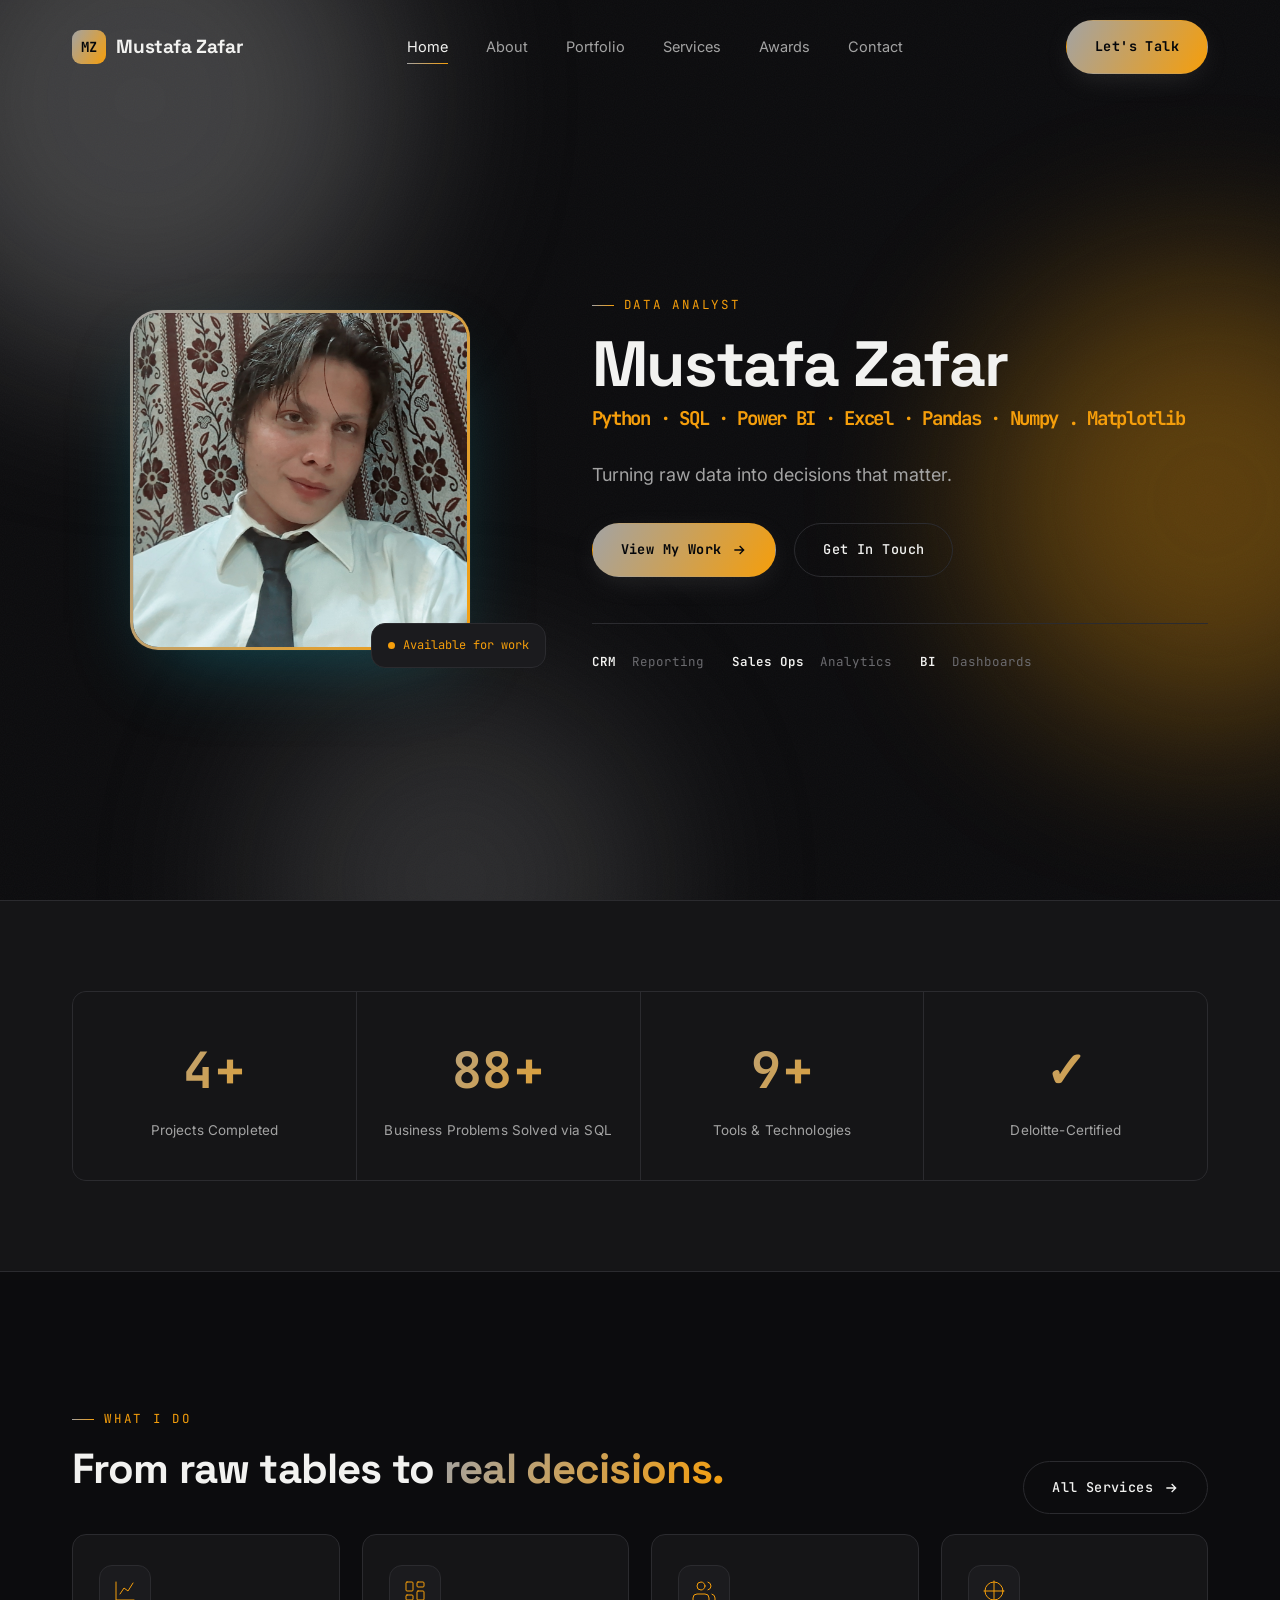
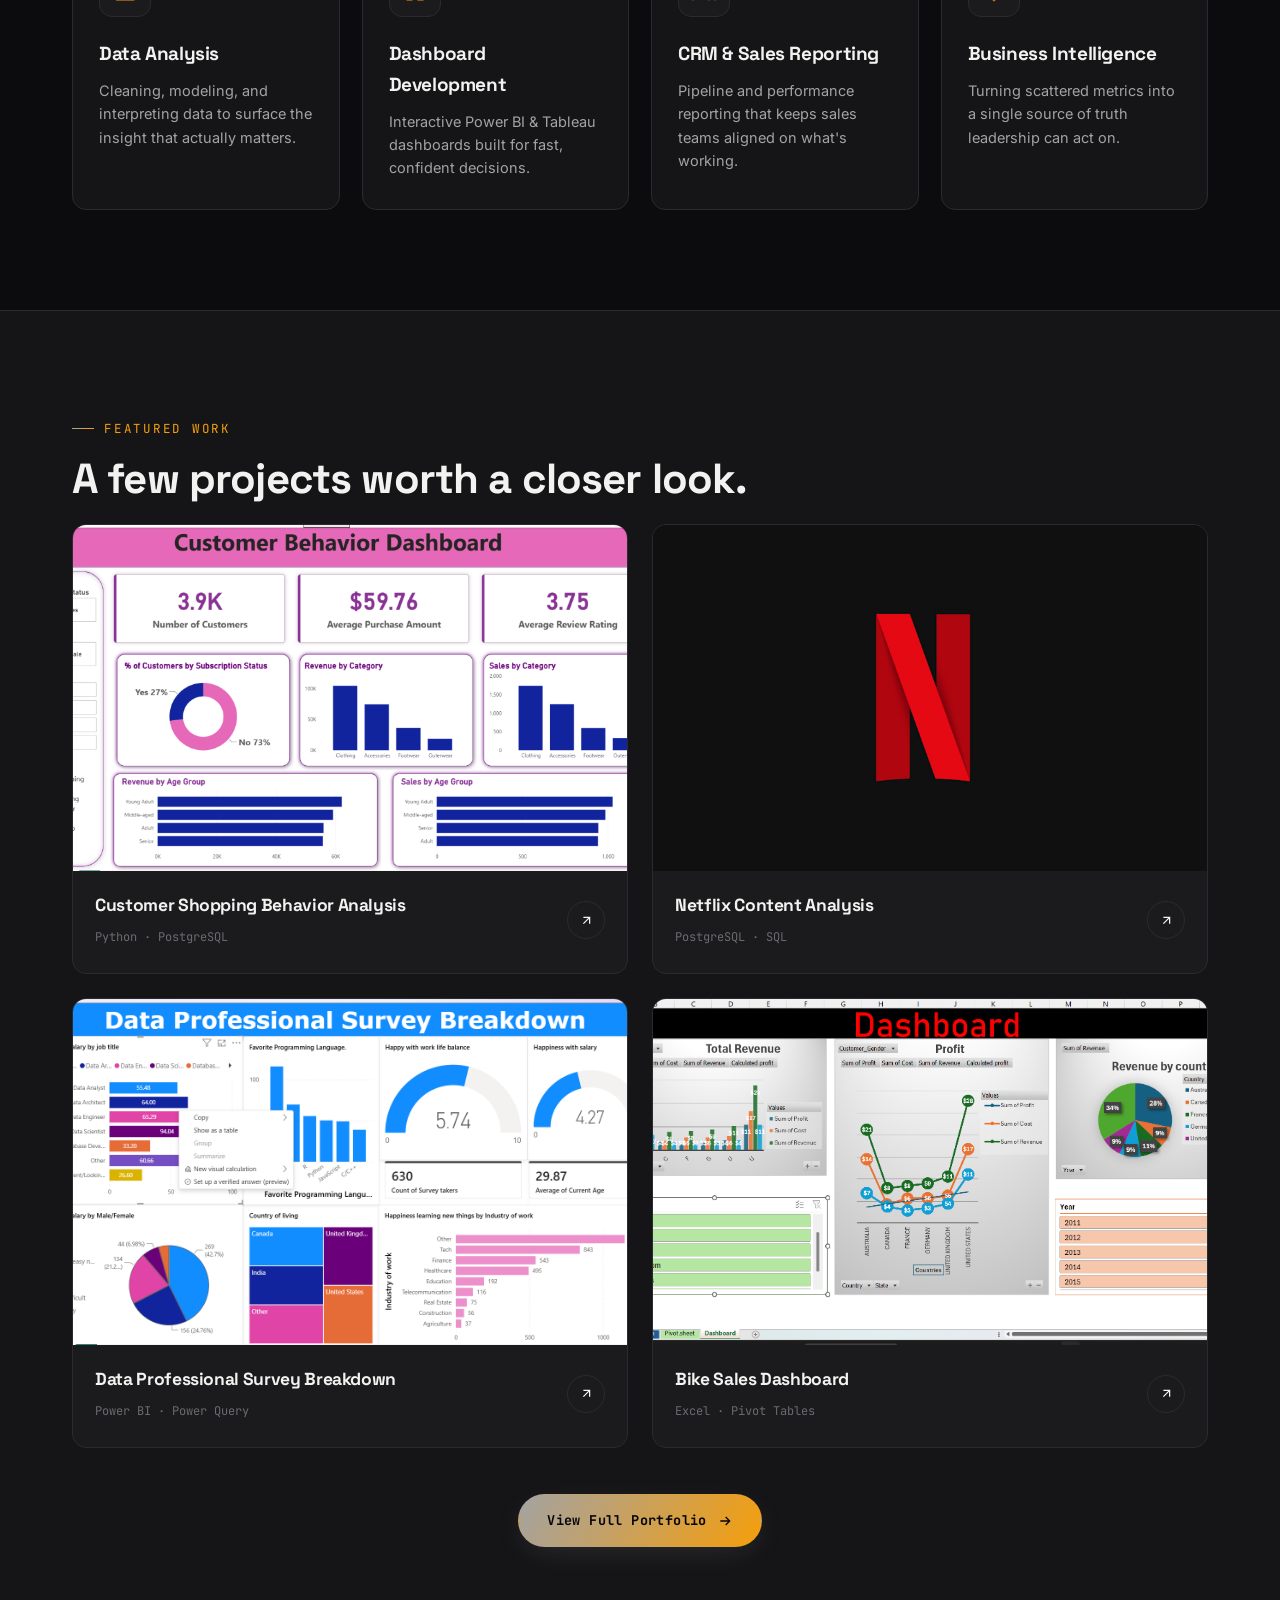
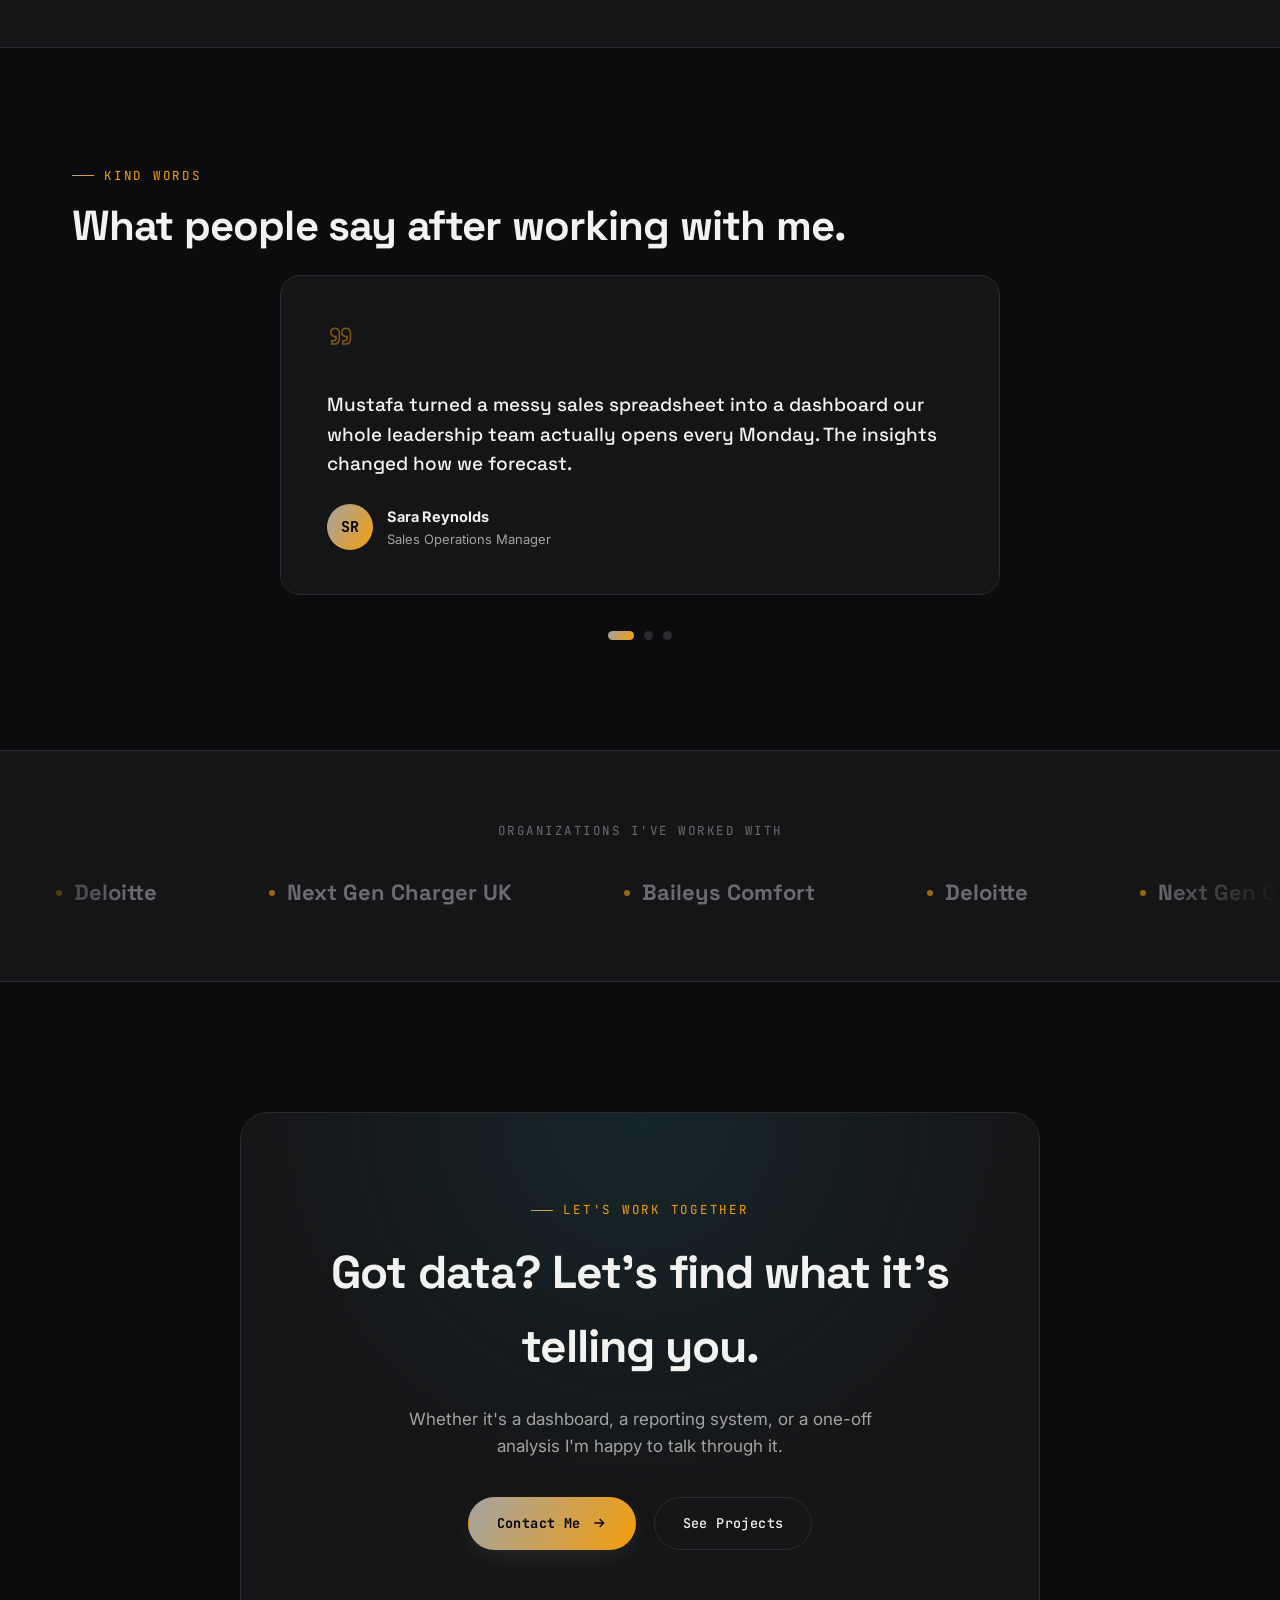
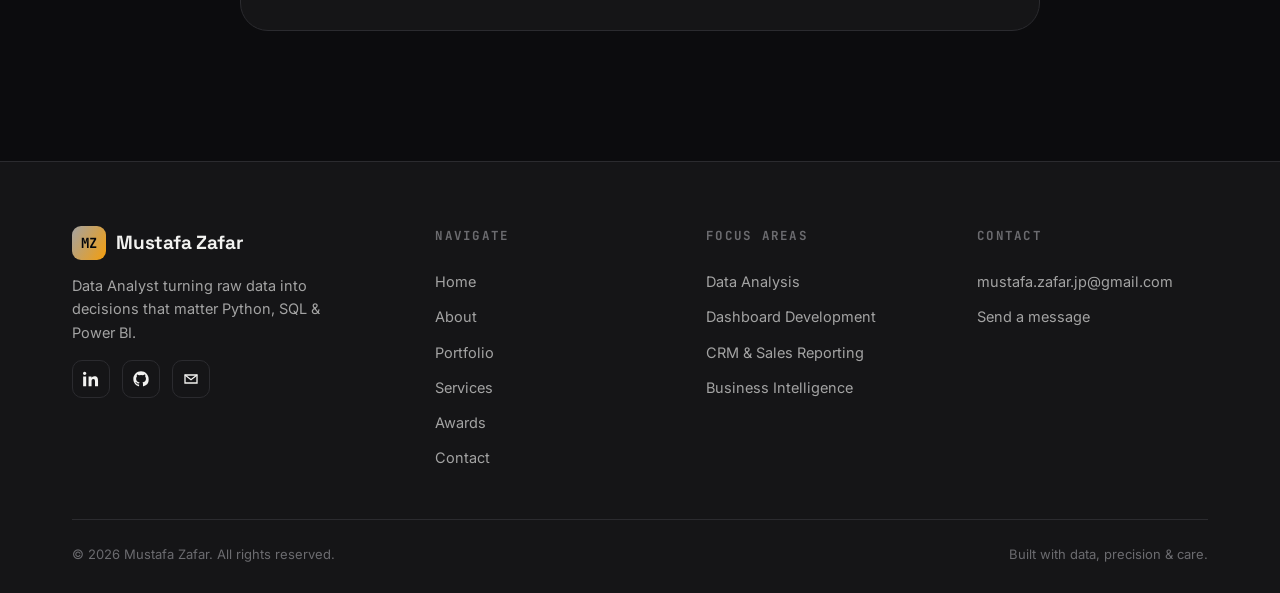
<file: index.html>
<!DOCTYPE html>
<html lang="en">
<head>
<meta charset="UTF-8">
<meta name="viewport" content="width=device-width, initial-scale=1.0">
<title>Mustafa Zafar Data Analyst</title>
<meta name="description" content="Mustafa Zafar Data Analyst specializing in Python, SQL, Excel and Power BI. Turning raw data into decisions that matter.">
<link rel="preconnect" href="https://fonts.googleapis.com">
<link href="https://fonts.googleapis.com/css2?family=Space+Grotesk:wght@500;700&family=Inter:wght@400;500;600&family=JetBrains+Mono:wght@400;500;700&display=swap" rel="stylesheet">
<link rel="stylesheet" href="assets/css/style.css">
<link rel="stylesheet" href="assets/css/home.css">
</head>
<body data-page="home">

<div class="ambient">
  <div class="blob blob-a"></div>
  <div class="blob blob-b"></div>
  <div class="blob blob-c"></div>
</div>
<div class="grain"></div>

<!-- ===== Header ===== -->
<header class="site-header">
  <div class="container nav-inner">
    <a href="index.html" class="logo">
      <span class="logo-mark">MZ</span>
      Mustafa Zafar
    </a>
    <nav class="nav-links">
      <a href="index.html" class="active">Home</a>
      <a href="about.html">About</a>
      <a href="portfolio.html">Portfolio</a>
      <a href="services.html">Services</a>
      <a href="awards.html">Awards</a>
      <a href="contact.html">Contact</a>
    </nav>
    <div class="nav-cta">
      <a href="contact.html" class="btn btn-primary">Let's Talk</a>
      <button class="nav-toggle" aria-label="Toggle menu">
        <span></span><span></span><span></span>
      </button>
    </div>
  </div>
</header>

<main>

  <!-- ===== Hero ===== -->
  <section class="hero">
    <div class="container hero-grid">
      <div class="hero-photo-wrap">
        <div class="hero-photo-frame">
          <div class="hero-photo-inner">
            <img src="assets/img/placeholder-headshot.svg" alt="Mustafa Zafar — Data Analyst" data-img="headshot">
          </div>
        </div>
        <div class="hero-photo-tag"><span class="dot"></span> Available for work</div>
      </div>

      <div class="hero-copy">
        <span class="eyebrow" data-ck="home.heroEyebrow">Data Analyst</span>
        <h1><span data-ck="home.heroName">Mustafa Zafar</span><span class="hero-role" data-ck="home.heroRole">Python · SQL · Power BI</span></h1>
        <p class="hero-tagline" data-ck="home.heroTagline">Turning raw data into decisions that matter.</p>
        <div class="hero-actions">
          <a href="portfolio.html" class="btn btn-primary">
            <span data-ck="home.heroCtaPrimary">View My Work</span>
            <svg viewBox="0 0 24 24" fill="none" stroke="currentColor" stroke-width="2"><path d="M5 12h14M13 6l6 6-6 6"/></svg>
          </a>
          <a href="contact.html" class="btn btn-ghost" data-ck="home.heroCtaSecondary">Get In Touch</a>
        </div>
        <div class="hero-meta">
          <div class="hero-meta-item"><b>CRM</b>&nbsp;Reporting</div>
          <div class="hero-meta-item"><b>Sales Ops</b>&nbsp;Analytics</div>
          <div class="hero-meta-item"><b>BI</b>&nbsp;Dashboards</div>
        </div>
      </div>
    </div>
  </section>

  <!-- ===== Stats ===== -->
  <section class="stats">
    <div class="container">
      <div class="stats-grid">
        <div class="stat-card reveal">
          <div class="stat-num js-counter" data-stat="statProjects" data-target="4" data-suffix="+"><span class="num-value">0</span>+</div>
          <div class="stat-label">Projects Completed</div>
        </div>
        <div class="stat-card reveal reveal-delay-1">
          <div class="stat-num js-counter" data-stat="statProblems" data-target="15" data-suffix="+"><span class="num-value">0</span>+</div>
          <div class="stat-label">Business Problems Solved via SQL</div>
        </div>
        <div class="stat-card reveal reveal-delay-2">
          <div class="stat-num js-counter" data-stat="statTools" data-target="10" data-suffix="+"><span class="num-value">0</span>+</div>
          <div class="stat-label">Tools &amp; Technologies</div>
        </div>
        <div class="stat-card reveal reveal-delay-3">
          <div class="stat-num"><span class="num-value">✓</span></div>
          <div class="stat-label">Deloitte-Certified</div>
        </div>
      </div>
    </div>
  </section>

  <!-- ===== Services teaser ===== -->
  <section class="services">
    <div class="container">
      <div class="services-head reveal">
        <div>
          <span class="eyebrow">What I Do</span>
          <h2 class="section-title">From raw tables to <span class="text-gradient">real decisions.</span></h2>
        </div>
        <a href="services.html" class="btn btn-ghost">All Services
          <svg viewBox="0 0 24 24" fill="none" stroke="currentColor" stroke-width="2"><path d="M5 12h14M13 6l6 6-6 6"/></svg>
        </a>
      </div>

      <div class="services-grid">
        <div class="service-card reveal">
          <div class="service-icon">
            <svg viewBox="0 0 24 24" fill="none" stroke-linecap="round" stroke-linejoin="round"><path d="M3 3v18h18"/><path d="M7 15l4-6 4 3 5-8"/></svg>
          </div>
          <h3>Data Analysis</h3>
          <p>Cleaning, modeling, and interpreting data to surface the insight that actually matters.</p>
        </div>
        <div class="service-card reveal reveal-delay-1">
          <div class="service-icon">
            <svg viewBox="0 0 24 24" fill="none" stroke-linecap="round" stroke-linejoin="round"><rect x="3" y="3" width="7" height="9" rx="1"/><rect x="14" y="3" width="7" height="5" rx="1"/><rect x="14" y="12" width="7" height="9" rx="1"/><rect x="3" y="16" width="7" height="5" rx="1"/></svg>
          </div>
          <h3>Dashboard Development</h3>
          <p>Interactive Power BI &amp; Tableau dashboards built for fast, confident decisions.</p>
        </div>
        <div class="service-card reveal reveal-delay-2">
          <div class="service-icon">
            <svg viewBox="0 0 24 24" fill="none" stroke-linecap="round" stroke-linejoin="round"><path d="M17 21v-2a4 4 0 0 0-4-4H5a4 4 0 0 0-4 4v2"/><circle cx="9" cy="7" r="4"/><path d="M23 21v-2a4 4 0 0 0-3-3.87"/><path d="M16 3.13a4 4 0 0 1 0 7.75"/></svg>
          </div>
          <h3>CRM &amp; Sales Reporting</h3>
          <p>Pipeline and performance reporting that keeps sales teams aligned on what's working.</p>
        </div>
        <div class="service-card reveal reveal-delay-3">
          <div class="service-icon">
            <svg viewBox="0 0 24 24" fill="none" stroke-linecap="round" stroke-linejoin="round"><path d="M12 2v20M2 12h20"/><circle cx="12" cy="12" r="9"/></svg>
          </div>
          <h3>Business Intelligence</h3>
          <p>Turning scattered metrics into a single source of truth leadership can act on.</p>
        </div>
      </div>
    </div>
  </section>

  <!-- ===== Featured Work ===== -->
  <section class="work">
    <div class="container">
      <span class="eyebrow reveal">Featured Work</span>
      <h2 class="section-title reveal">A few projects worth a closer look.</h2>

      <div class="work-grid" data-render="home-work">
        <!-- populated live from the Admin Panel's Portfolio manager -->
      </div>

      <div class="work-cta reveal">
        <a href="portfolio.html" class="btn btn-primary">
          View Full Portfolio
          <svg viewBox="0 0 24 24" fill="none" stroke="currentColor" stroke-width="2"><path d="M5 12h14M13 6l6 6-6 6"/></svg>
        </a>
      </div>
    </div>
  </section>

  <!-- ===== Testimonials ===== -->
  <section class="testimonials">
    <div class="container">
      <span class="eyebrow reveal">Kind Words</span>
      <h2 class="section-title reveal">What people say after working with me.</h2>

      <div class="testi-track-wrap reveal">
        <div class="testi-track">
          <div class="testi-slide">
            <div class="testi-card">
              <div class="testi-quote-mark">"</div>
              <p>Mustafa turned a messy sales spreadsheet into a dashboard our whole leadership team actually opens every Monday. The insights changed how we forecast.</p>
              <div class="testi-person">
                <div class="testi-avatar">SR</div>
                <div><b>Sara Reynolds</b><span>Sales Operations Manager</span></div>
              </div>
            </div>
          </div>
          <div class="testi-slide">
            <div class="testi-card">
              <div class="testi-quote-mark">"</div>
              <p>He has a rare mix of technical SQL skill and genuine business instinct. The CRM reporting he built saved our team hours every single week.</p>
              <div class="testi-person">
                <div class="testi-avatar">JK</div>
                <div><b>James Kilroy</b><span>CRM Lead, Next Gen Charger UK</span></div>
              </div>
            </div>
          </div>
           <div class="testi-slide">
            <div class="testi-card">
              <div class="testi-quote-mark">"</div>
              <p>Mustafa communicates clearly at every step and delivers fast, efficient work without ever cutting corners.</p>
              <div class="testi-person">
                <div class="testi-avatar">MH</div>
                <div><b>M. Hussain</b><span>Verification Team Lead, Baileys Comfort</span></div>
              </div>
            </div>
          </div>
        </div>
        <div class="testi-controls"></div>
      </div>
    </div>
  </section>

  <!-- ===== Organizations marquee ===== -->
  <section class="orgs">
    <div class="orgs-label reveal">Organizations I've Worked With</div>
    <div class="marquee">
      <div class="marquee-track">
        <div class="org-item"><span class="org-dot"></span>Deloitte</div>
        <div class="org-item"><span class="org-dot"></span>Next Gen Charger UK</div>
        <div class="org-item"><span class="org-dot"></span>Baileys Comfort</div>
        <div class="org-item"><span class="org-dot"></span>Deloitte</div>
        <div class="org-item"><span class="org-dot"></span>Next Gen Charger UK</div>
        <div class="org-item"><span class="org-dot"></span>Baileys Comfort</div>
        <div class="org-item"><span class="org-dot"></span>Deloitte</div>
        <div class="org-item"><span class="org-dot"></span>Next Gen Charger UK</div>
        <div class="org-item"><span class="org-dot"></span>Baileys Comfort</div>
        <div class="org-item"><span class="org-dot"></span>Deloitte</div>
        <div class="org-item"><span class="org-dot"></span>Next Gen Charger UK</div>
        <div class="org-item"><span class="org-dot"></span>Baileys Comfort</div>
      </div>
    </div>
  </section>

  <!-- ===== Closing CTA ===== -->
  <section class="cta-section">
    <div class="container">
      <div class="cta-box reveal">
        <span class="eyebrow">Let's Work Together</span>
        <h2 data-ck="home.ctaHeading">Got data? Let's find what it's telling you.</h2>
        <p data-ck="home.ctaSubtext">Whether it's a dashboard, a reporting system, or a one-off analysis I'm happy to talk through it.</p>
        <div class="cta-actions">
          <a href="contact.html" class="btn btn-primary">
            Contact Me
            <svg viewBox="0 0 24 24" fill="none" stroke="currentColor" stroke-width="2"><path d="M5 12h14M13 6l6 6-6 6"/></svg>
          </a>
          <a href="portfolio.html" class="btn btn-ghost">See Projects</a>
        </div>
      </div>
    </div>
  </section>

</main>

<!-- ===== Footer ===== -->
<footer class="site-footer">
  <div class="container">
    <div class="footer-grid">
      <div class="footer-brand">
        <a href="index.html" class="logo"><span class="logo-mark">MZ</span> Mustafa Zafar</a>
        <p>Data Analyst turning raw data into decisions that matter Python, SQL &amp; Power BI.</p>
        <div class="socials">
          <a href="#" class="social-btn" aria-label="LinkedIn" data-social="linkedin"><svg viewBox="0 0 24 24" fill="currentColor"><path d="M4.98 3.5C4.98 4.88 3.87 6 2.5 6S0 4.88 0 3.5 1.11 1 2.48 1s2.5 1.12 2.5 2.5zM.22 8.24h4.56V23H.22V8.24zM8.34 8.24h4.37v2.01h.06c.61-1.16 2.1-2.38 4.32-2.38 4.62 0 5.47 3.04 5.47 7v8.13h-4.56v-7.21c0-1.72-.03-3.93-2.39-3.93-2.4 0-2.77 1.87-2.77 3.8v7.34H8.34V8.24z"/></svg></a>
          <a href="#" class="social-btn" aria-label="GitHub" data-social="github"><svg viewBox="0 0 24 24" fill="currentColor"><path d="M12 .5C5.65.5.5 5.65.5 12c0 5.08 3.29 9.39 7.86 10.91.57.1.78-.25.78-.55v-2.15c-3.2.7-3.87-1.36-3.87-1.36-.53-1.34-1.29-1.7-1.29-1.7-1.05-.72.08-.7.08-.7 1.17.08 1.78 1.2 1.78 1.2 1.03 1.77 2.71 1.26 3.37.96.1-.75.4-1.26.73-1.55-2.55-.29-5.24-1.28-5.24-5.69 0-1.26.45-2.29 1.19-3.09-.12-.29-.52-1.46.11-3.05 0 0 .97-.31 3.18 1.18a11 11 0 0 1 5.79 0c2.2-1.49 3.17-1.18 3.17-1.18.64 1.59.24 2.76.12 3.05.74.8 1.18 1.83 1.18 3.09 0 4.42-2.69 5.39-5.25 5.68.41.36.78 1.07.78 2.17v3.21c0 .31.21.66.79.55A10.52 10.52 0 0 0 23.5 12C23.5 5.65 18.35.5 12 .5z"/></svg></a>
          <a href="#" class="social-btn" aria-label="Email" data-social="email-href"><svg viewBox="0 0 24 24" fill="none" stroke="currentColor" stroke-width="2"><path d="M3 6l9 7 9-7"/><path d="M3 6h18v12H3z"/></svg></a>
        </div>
      </div>
      <div class="footer-col">
        <h4>Navigate</h4>
        <a href="index.html">Home</a>
        <a href="about.html">About</a>
        <a href="portfolio.html">Portfolio</a>
        <a href="services.html">Services</a>
        <a href="awards.html">Awards</a>
        <a href="contact.html">Contact</a>
      </div>
      <div class="footer-col">
        <h4>Focus Areas</h4>
        <a href="services.html">Data Analysis</a>
        <a href="services.html">Dashboard Development</a>
        <a href="services.html">CRM &amp; Sales Reporting</a>
        <a href="services.html">Business Intelligence</a>
      </div>
      <div class="footer-col">
        <h4>Contact</h4>
        <a href="mailto:mustafa.zafar.jp@gmail.com" data-social="email">mustafa.zafar.jp@gmail.com</a>
        <a href="contact.html">Send a message</a>
      </div>
    </div>
    <div class="footer-bottom">
      <span>© <span id="year"></span> Mustafa Zafar. All rights reserved.</span>
      <span>Built with data, precision &amp; care.</span>
    </div>
  </div>
</footer>

<script src="assets/js/main.js"></script>
<script src="assets/js/store.js"></script>
<script src="assets/js/theme.js"></script>
<script src="assets/js/site-loader.js"></script>
<script src="assets/js/home.js"></script>
</body>
</html>
</file>
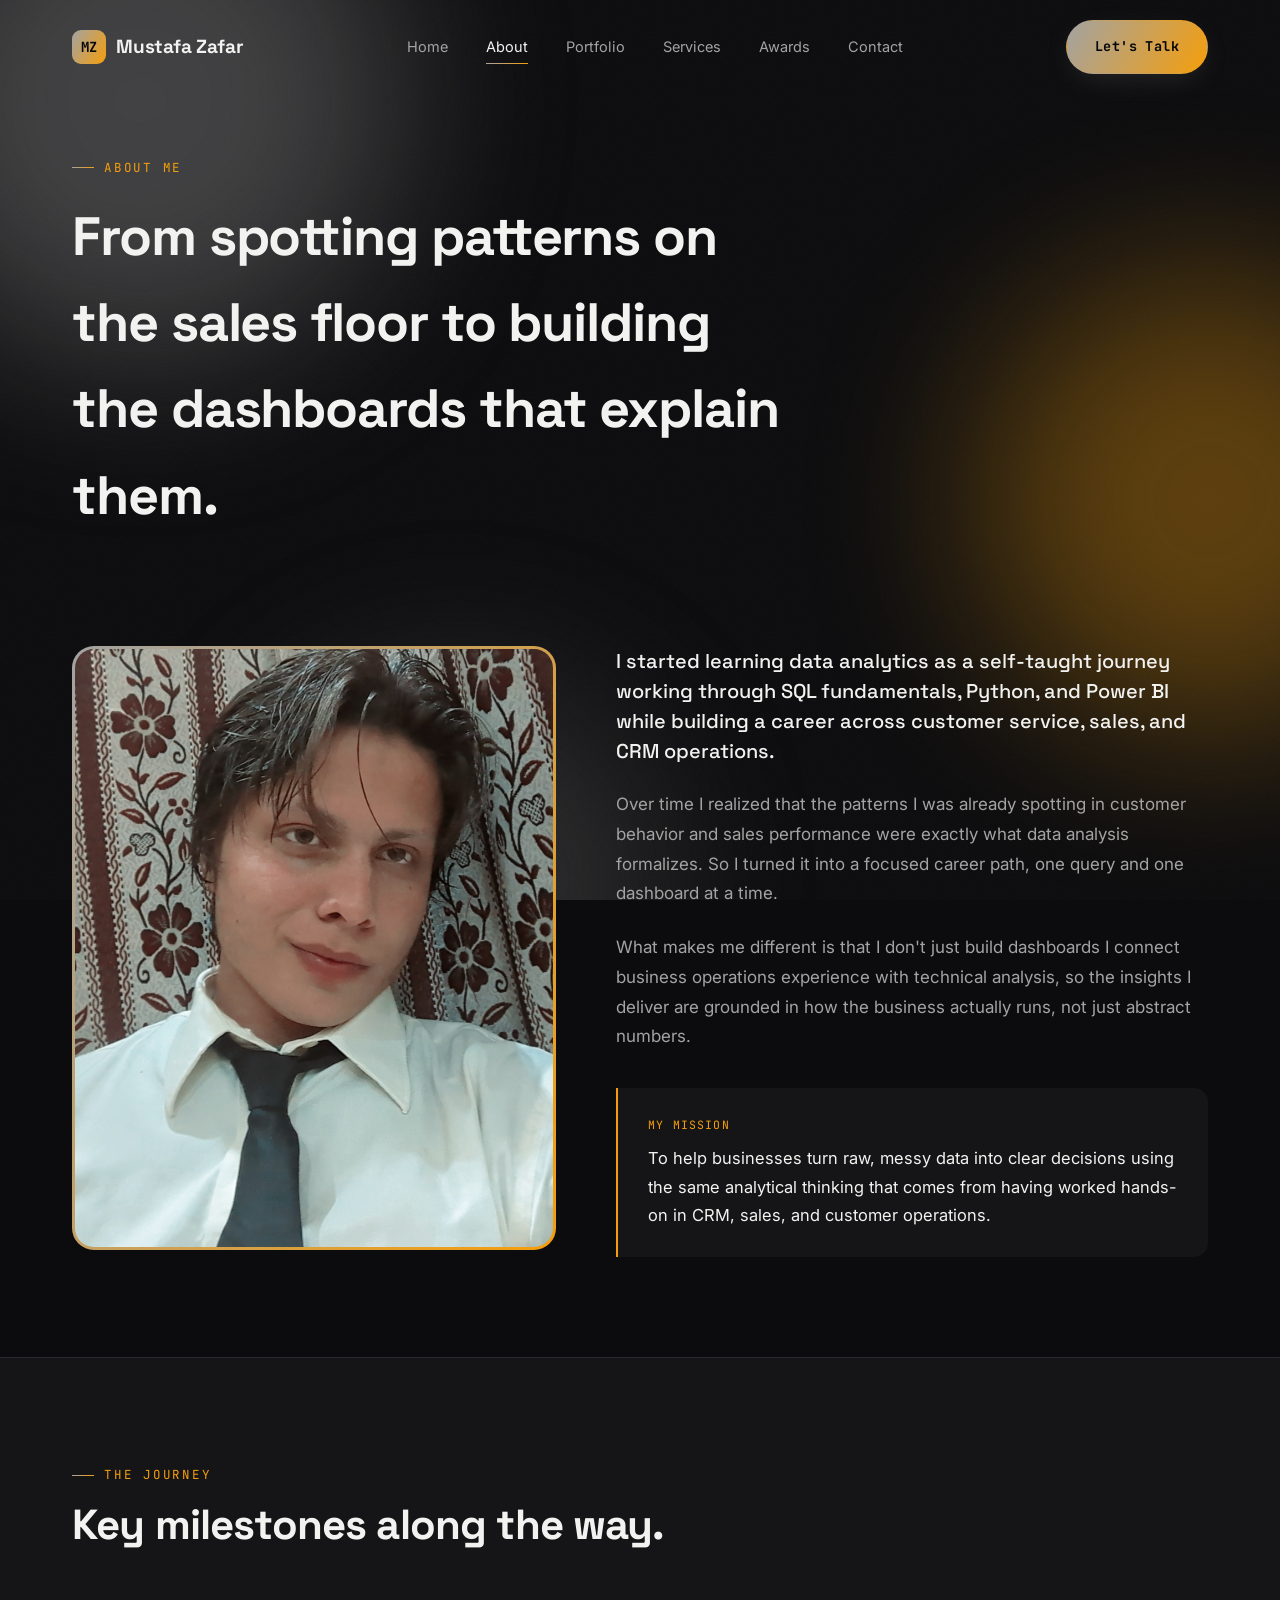
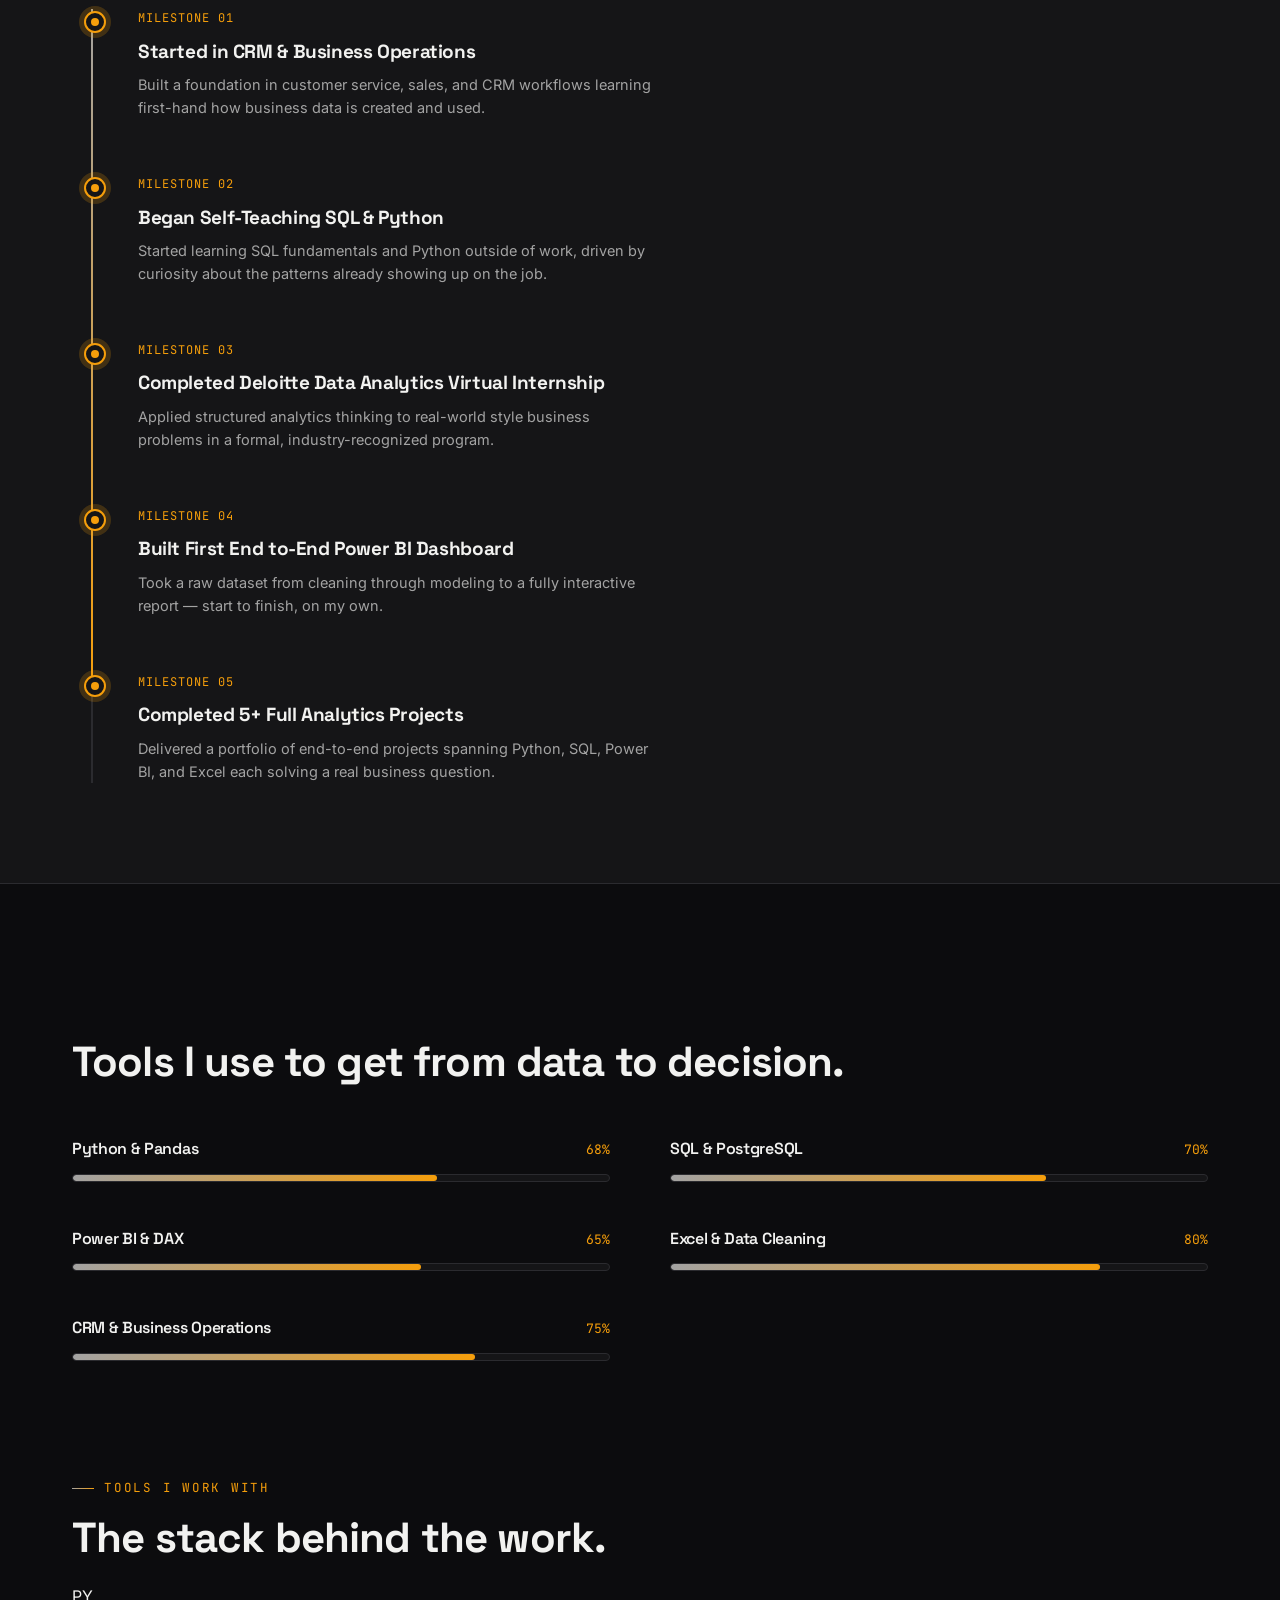
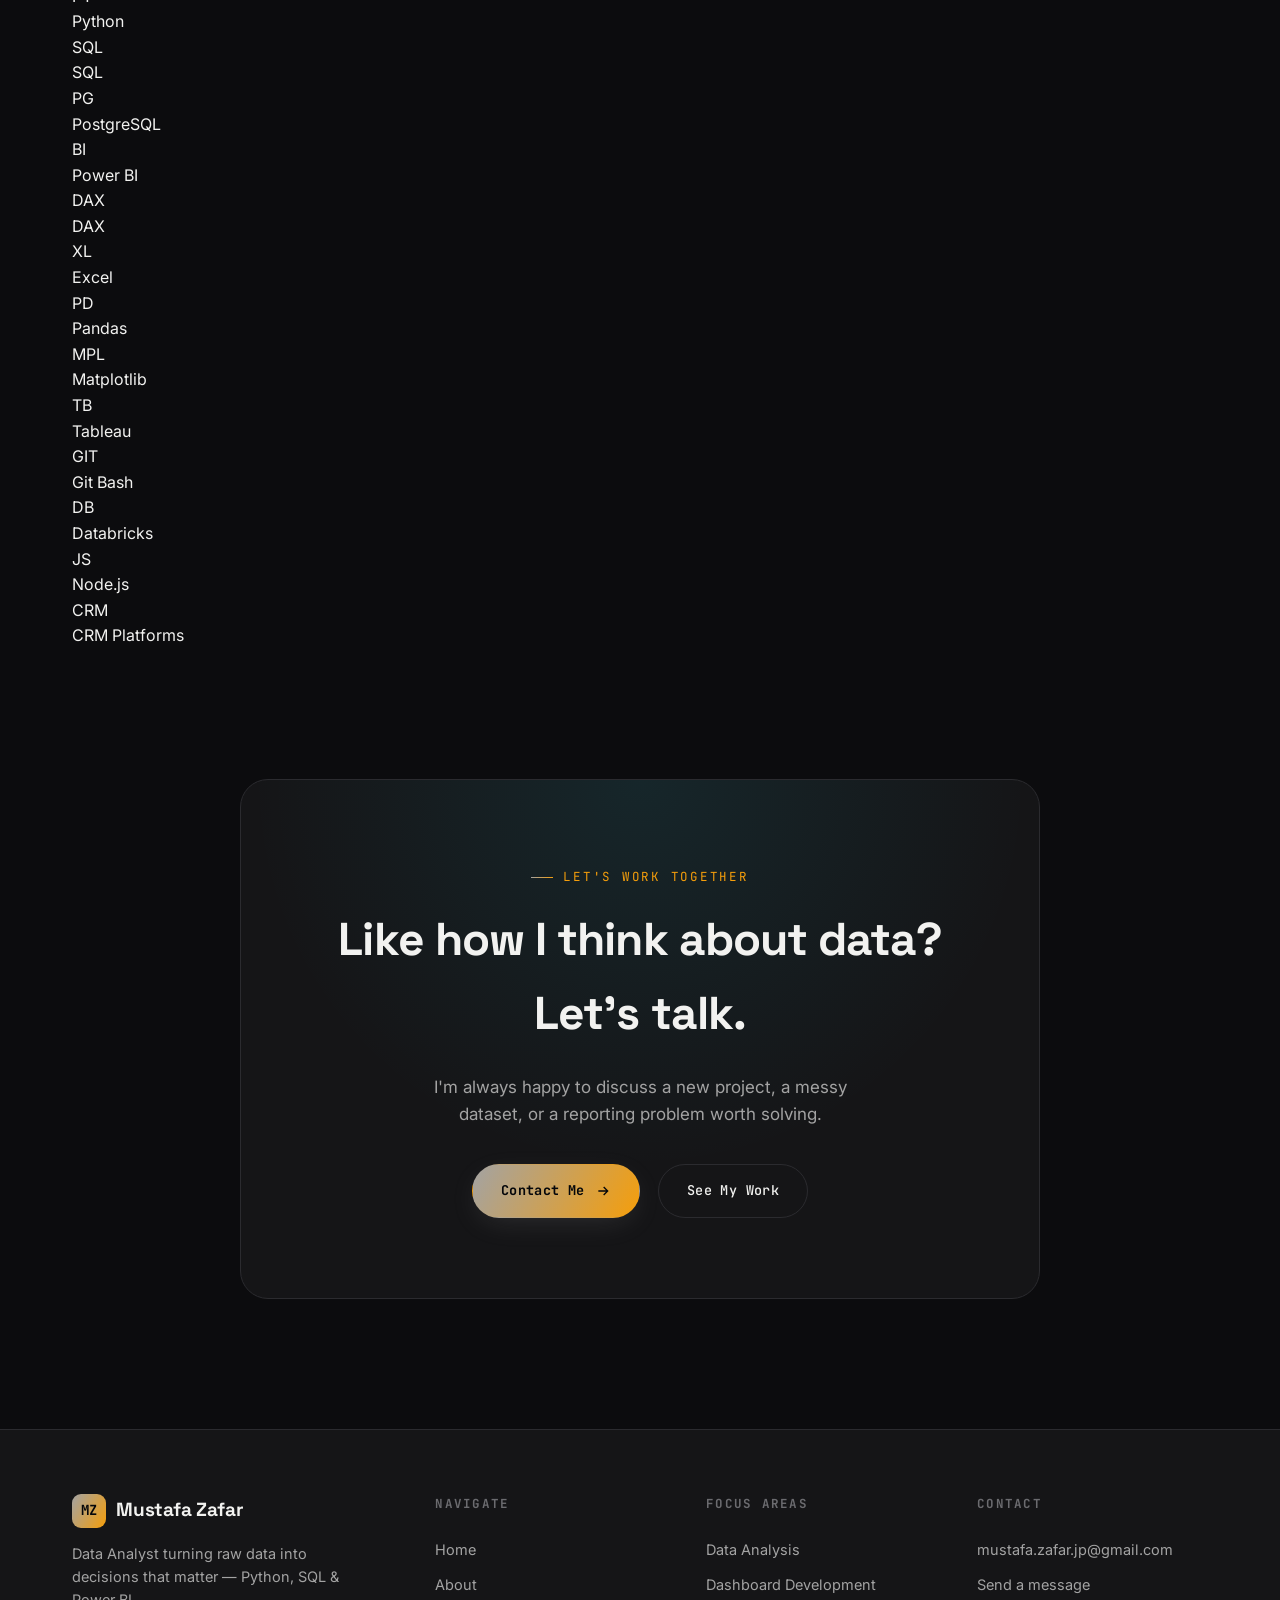
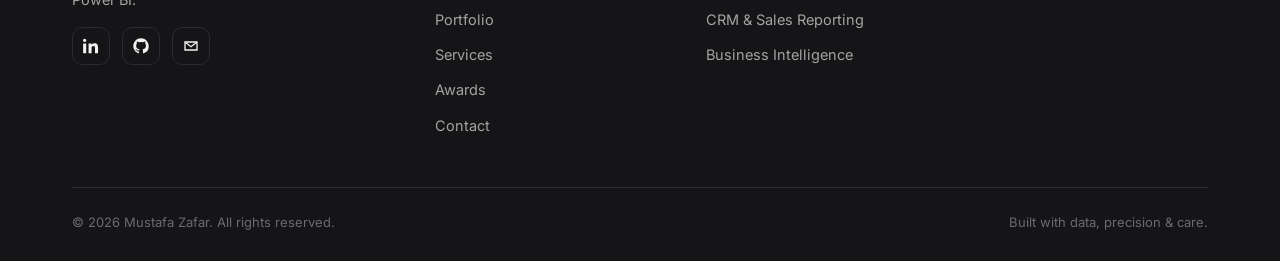
<file: about.html>
<!DOCTYPE html>
<html lang="en">
<head>
<meta charset="UTF-8">
<meta name="viewport" content="width=device-width, initial-scale=1.0">
<title>About Mustafa Zafar</title>
<meta name="description" content="The story behind Mustafa Zafar's path from CRM and sales operations into data analytics.">
<link rel="preconnect" href="https://fonts.googleapis.com">
<link href="https://fonts.googleapis.com/css2?family=Space+Grotesk:wght@500;700&family=Inter:wght@400;500;600&family=JetBrains+Mono:wght@400;500;700&display=swap" rel="stylesheet">
<link rel="stylesheet" href="assets/css/style.css">
<link rel="stylesheet" href="assets/css/about.css">
</head>
<body data-page="about">

<div class="ambient">
  <div class="blob blob-a"></div>
  <div class="blob blob-b"></div>
  <div class="blob blob-c"></div>
</div>
<div class="grain"></div>

<!-- ===== Header ===== -->
<header class="site-header">
  <div class="container nav-inner">
    <a href="index.html" class="logo">
      <span class="logo-mark">MZ</span>
      Mustafa Zafar
    </a>
    <nav class="nav-links">
      <a href="index.html">Home</a>
      <a href="about.html" class="active">About</a>
      <a href="portfolio.html">Portfolio</a>
      <a href="services.html">Services</a>
      <a href="awards.html">Awards</a>
      <a href="contact.html">Contact</a>
    </nav>
    <div class="nav-cta">
      <a href="contact.html" class="btn btn-primary">Let's Talk</a>
      <button class="nav-toggle" aria-label="Toggle menu">
        <span></span><span></span><span></span>
      </button>
    </div>
  </div>
</header>

<main>

  <!-- ===== About hero ===== -->
  <section class="ab-hero">
    <div class="container">
      <span class="eyebrow reveal">About Me</span>
      <h1 class="reveal reveal-delay-1" data-ck="about.heroHeading">From spotting patterns on the sales floor to building the dashboards that explain them.</h1>
    </div>
  </section>

  <!-- ===== Story ===== -->
  <section class="ab-intro">
    <div class="container ab-intro-grid">
      <div class="ab-portrait reveal">
        <div class="ab-portrait-inner">
          <img src="assets/img/placeholder-headshot.svg" alt="Mustafa Zafar" data-img="headshot">
        </div>
      </div>

      <div class="ab-story reveal reveal-delay-1">
        <p data-ck="about.story1">I started learning data analytics as a self-taught journey working through SQL fundamentals, Python, and Power BI while building a career across customer service, sales, and CRM operations.</p>
        <p data-ck="about.story2">Over time I realized that the patterns I was already spotting in customer behavior and sales performance were exactly what data analysis formalizes. So I turned it into a focused career path, one query and one dashboard at a time.</p>
        <p data-ck="about.story3">What makes me different is that I don't just build dashboards I connect business operations experience with technical analysis, so the insights I deliver are grounded in how the business actually runs, not just abstract numbers.</p>

        <div class="ab-mission">
          <span>My Mission</span>
          <p data-ck="about.missionText">To help businesses turn raw, messy data into clear decisions — using the same analytical thinking that comes from having worked hands-on in CRM, sales, and customer operations.</p>
        </div>
      </div>
    </div>
  </section>

  <!-- ===== Timeline ===== -->
  <section class="timeline">
    <div class="container">
      <span class="eyebrow reveal">The Journey</span>
      <h2 class="section-title reveal">Key milestones along the way.</h2>

      <div class="tl-list">
        <div class="tl-line"></div>
        <div class="tl-line-fill"></div>

        <div class="tl-item">
          <div class="tl-dot"></div>
          <span class="tl-year">Milestone 01</span>
          <h3>Started in CRM &amp; Business Operations</h3>
          <p>Built a foundation in customer service, sales, and CRM workflows learning first-hand how business data is created and used.</p>
        </div>

        <div class="tl-item">
          <div class="tl-dot"></div>
          <span class="tl-year">Milestone 02</span>
          <h3>Began Self-Teaching SQL &amp; Python</h3>
          <p>Started learning SQL fundamentals and Python outside of work, driven by curiosity about the patterns already showing up on the job.</p>
        </div>

        <div class="tl-item">
          <div class="tl-dot"></div>
          <span class="tl-year">Milestone 03</span>
          <h3>Completed Deloitte Data Analytics Virtual Internship</h3>
          <p>Applied structured analytics thinking to real-world style business problems in a formal, industry-recognized program.</p>
        </div>

        <div class="tl-item">
          <div class="tl-dot"></div>
          <span class="tl-year">Milestone 04</span>
          <h3>Built First End to-End Power BI Dashboard</h3>
          <p>Took a raw dataset from cleaning through modeling to a fully interactive report — start to finish, on my own.</p>
        </div>

        <div class="tl-item">
          <div class="tl-dot"></div>
          <span class="tl-year">Milestone 05</span>
          <h3>Completed 5+ Full Analytics Projects</h3>
          <p>Delivered a portfolio of end-to-end projects spanning Python, SQL, Power BI, and Excel each solving a real business question.</p>
        </div>
      </div>
    </div>
  </section>

  <!-- ===== Skills ===== -->
  <section class="skills">
    <div class="container">
      <span class="eyebrow reveal">Core Skills</span>
      <h2 class="section-title reveal">Tools I use to get from data to decision.</h2>

      <div class="skills-grid">
        <div class="skill-item reveal" data-percent="68">
          <div class="skill-head"><h4>Python &amp; Pandas</h4><span class="skill-pct">68%</span></div>
          <div class="skill-track"><div class="skill-fill"></div></div>
        </div>
        <div class="skill-item reveal reveal-delay-1" data-percent="70">
          <div class="skill-head"><h4>SQL &amp; PostgreSQL</h4><span class="skill-pct">70%</span></div>
          <div class="skill-track"><div class="skill-fill"></div></div>
        </div>
        <div class="skill-item reveal reveal-delay-2" data-percent="65">
          <div class="skill-head"><h4>Power BI &amp; DAX</h4><span class="skill-pct">65%</span></div>
          <div class="skill-track"><div class="skill-fill"></div></div>
        </div>
        <div class="skill-item reveal reveal-delay-3" data-percent="80">
          <div class="skill-head"><h4>Excel &amp; Data Cleaning</h4><span class="skill-pct">80%</span></div>
          <div class="skill-track"><div class="skill-fill"></div></div>
        </div>
        <div class="skill-item reveal" data-percent="75">
          <div class="skill-head"><h4>CRM &amp; Business Operations</h4><span class="skill-pct">75%</span></div>
          <div class="skill-track"><div class="skill-fill"></div></div>
        </div>
      </div>
    </div>
  </section>

  <!-- ===== Closing CTA ===== -->
    <!-- ===== Tools I Work With ===== -->
  <section class="tools">
    <div class="container">
      <span class="eyebrow reveal">Tools I Work With</span>
      <h2 class="section-title reveal">The stack behind the work.</h2>
      <div class="tools-grid">
        <div class="tool-chip reveal"><div class="tool-icon">PY</div><span>Python</span></div>
        <div class="tool-chip reveal reveal-delay-1"><div class="tool-icon">SQL</div><span>SQL</span></div>
        <div class="tool-chip reveal reveal-delay-2"><div class="tool-icon">PG</div><span>PostgreSQL</span></div>
        <div class="tool-chip reveal reveal-delay-3"><div class="tool-icon">BI</div><span>Power BI</span></div>
        <div class="tool-chip reveal reveal-delay-4"><div class="tool-icon">DAX</div><span>DAX</span></div>
        <div class="tool-chip reveal"><div class="tool-icon">XL</div><span>Excel</span></div>
        <div class="tool-chip reveal reveal-delay-1"><div class="tool-icon">PD</div><span>Pandas</span></div>
        <div class="tool-chip reveal reveal-delay-2"><div class="tool-icon">MPL</div><span>Matplotlib</span></div>
        <div class="tool-chip reveal reveal-delay-3"><div class="tool-icon">TB</div><span>Tableau</span></div>
        <div class="tool-chip reveal reveal-delay-4"><div class="tool-icon">GIT</div><span>Git Bash</span></div>
        <div class="tool-chip reveal"><div class="tool-icon">DB</div><span>Databricks</span></div>
        <div class="tool-chip reveal reveal-delay-1"><div class="tool-icon">JS</div><span>Node.js</span></div>
        <div class="tool-chip reveal reveal-delay-2"><div class="tool-icon">CRM</div><span>CRM Platforms</span></div>
      </div>
    </div>
  </section>
  <section class="cta-section">
    <div class="container">
      <div class="cta-box reveal">
        <span class="eyebrow">Let's Work Together</span>
        <h2>Like how I think about data? Let's talk.</h2>
        <p>I'm always happy to discuss a new project, a messy dataset, or a reporting problem worth solving.</p>
        <div class="cta-actions">
          <a href="contact.html" class="btn btn-primary">
            Contact Me
            <svg viewBox="0 0 24 24" fill="none" stroke="currentColor" stroke-width="2"><path d="M5 12h14M13 6l6 6-6 6"/></svg>
          </a>
          <a href="portfolio.html" class="btn btn-ghost">See My Work</a>
        </div>
      </div>
    </div>
  </section>

</main>

<!-- ===== Footer ===== -->
<footer class="site-footer">
  <div class="container">
    <div class="footer-grid">
      <div class="footer-brand">
        <a href="index.html" class="logo"><span class="logo-mark">MZ</span> Mustafa Zafar</a>
        <p>Data Analyst turning raw data into decisions that matter — Python, SQL &amp; Power BI.</p>
        <div class="socials">
          <a href="#" class="social-btn" aria-label="LinkedIn" data-social="linkedin"><svg viewBox="0 0 24 24" fill="currentColor"><path d="M4.98 3.5C4.98 4.88 3.87 6 2.5 6S0 4.88 0 3.5 1.11 1 2.48 1s2.5 1.12 2.5 2.5zM.22 8.24h4.56V23H.22V8.24zM8.34 8.24h4.37v2.01h.06c.61-1.16 2.1-2.38 4.32-2.38 4.62 0 5.47 3.04 5.47 7v8.13h-4.56v-7.21c0-1.72-.03-3.93-2.39-3.93-2.4 0-2.77 1.87-2.77 3.8v7.34H8.34V8.24z"/></svg></a>
          <a href="#" class="social-btn" aria-label="GitHub" data-social="github"><svg viewBox="0 0 24 24" fill="currentColor"><path d="M12 .5C5.65.5.5 5.65.5 12c0 5.08 3.29 9.39 7.86 10.91.57.1.78-.25.78-.55v-2.15c-3.2.7-3.87-1.36-3.87-1.36-.53-1.34-1.29-1.7-1.29-1.7-1.05-.72.08-.7.08-.7 1.17.08 1.78 1.2 1.78 1.2 1.03 1.77 2.71 1.26 3.37.96.1-.75.4-1.26.73-1.55-2.55-.29-5.24-1.28-5.24-5.69 0-1.26.45-2.29 1.19-3.09-.12-.29-.52-1.46.11-3.05 0 0 .97-.31 3.18 1.18a11 11 0 0 1 5.79 0c2.2-1.49 3.17-1.18 3.17-1.18.64 1.59.24 2.76.12 3.05.74.8 1.18 1.83 1.18 3.09 0 4.42-2.69 5.39-5.25 5.68.41.36.78 1.07.78 2.17v3.21c0 .31.21.66.79.55A10.52 10.52 0 0 0 23.5 12C23.5 5.65 18.35.5 12 .5z"/></svg></a>
          <a href="#" class="social-btn" aria-label="Email" data-social="email-href"><svg viewBox="0 0 24 24" fill="none" stroke="currentColor" stroke-width="2"><path d="M3 6l9 7 9-7"/><path d="M3 6h18v12H3z"/></svg></a>
        </div>
      </div>
      <div class="footer-col">
        <h4>Navigate</h4>
        <a href="index.html">Home</a>
        <a href="about.html">About</a>
        <a href="portfolio.html">Portfolio</a>
        <a href="services.html">Services</a>
        <a href="awards.html">Awards</a>
        <a href="contact.html">Contact</a>
      </div>
      <div class="footer-col">
        <h4>Focus Areas</h4>
        <a href="services.html">Data Analysis</a>
        <a href="services.html">Dashboard Development</a>
        <a href="services.html">CRM &amp; Sales Reporting</a>
        <a href="services.html">Business Intelligence</a>
      </div>
      <div class="footer-col">
        <h4>Contact</h4>
        <a href="mailto:mustafa.zafar.jp@gmail.com" data-social="email">mustafa.zafar.jp@gmail.com</a>
        <a href="contact.html">Send a message</a>
      </div>
    </div>
    <div class="footer-bottom">
      <span>© <span id="year"></span> Mustafa Zafar. All rights reserved.</span>
      <span>Built with data, precision &amp; care.</span>
    </div>
  </div>
</footer>

<script src="assets/js/main.js"></script>
<script src="assets/js/store.js"></script>
<script src="assets/js/theme.js"></script>
<script src="assets/js/site-loader.js"></script>
<script src="assets/js/about.js"></script>
</body>
</html>
</file>
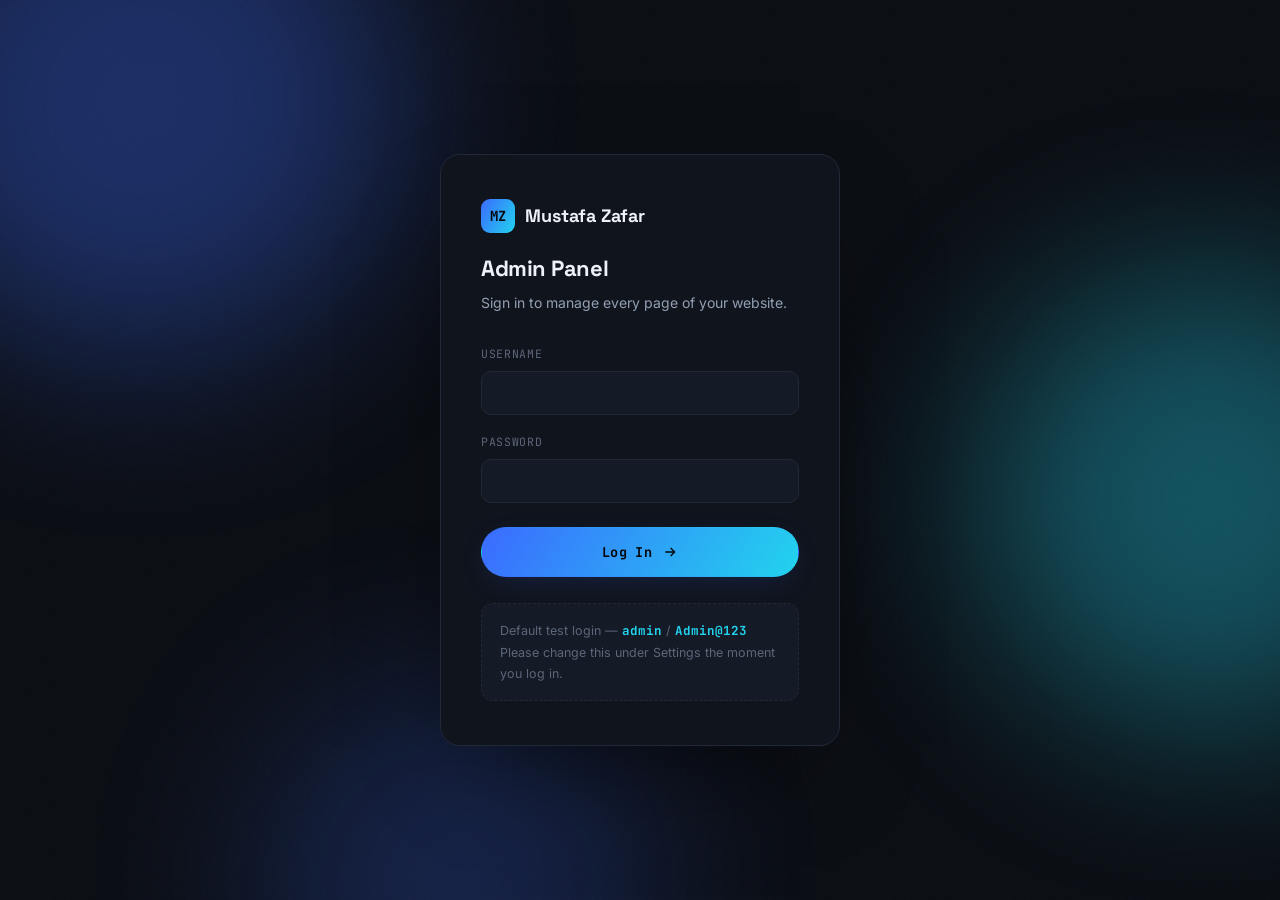
<file: admin.html>
<!DOCTYPE html>
<html lang="en">
<head>
<meta charset="UTF-8">
<meta name="viewport" content="width=device-width, initial-scale=1.0">
<title>Admin Panel Mustafa Zafar Portfolio</title>
<meta name="robots" content="noindex, nofollow">
<link rel="preconnect" href="https://fonts.googleapis.com">
<link href="https://fonts.googleapis.com/css2?family=Space+Grotesk:wght@500;700&family=Inter:wght@400;500;600&family=JetBrains+Mono:wght@400;500;700&display=swap" rel="stylesheet">
<link rel="stylesheet" href="assets/css/style.css">
<link rel="stylesheet" href="assets/css/admin.css">
</head>
<body class="admin-body">

<div class="ambient">
  <div class="blob blob-a"></div>
  <div class="blob blob-b"></div>
  <div class="blob blob-c"></div>
</div>
<div class="grain"></div>

<!-- ===================== LOGIN SCREEN ===================== -->
<div class="login-screen" id="loginScreen">
  <div class="login-card">
    <div class="login-logo"><span class="logo-mark">MZ</span> Mustafa Zafar</div>
    <h1>Admin Panel</h1>
    <p>Sign in to manage every page of your website.</p>

    <div class="login-error" id="loginError">Incorrect username or password. Please try again.</div>

    <form id="loginForm">
      <div class="login-field">
        <label for="loginUser">Username</label>
        <input type="text" id="loginUser" autocomplete="username" required>
      </div>
      <div class="login-field">
        <label for="loginPass">Password</label>
        <input type="password" id="loginPass" autocomplete="current-password" required>
      </div>
      <button type="submit" class="btn btn-primary login-submit">
        Log In
        <svg viewBox="0 0 24 24" fill="none" stroke="currentColor" stroke-width="2"><path d="M5 12h14M13 6l6 6-6 6"/></svg>
      </button>
    </form>

    <div class="login-hint">
      Default test login — <b>admin</b> / <b>Admin@123</b><br>
      Please change this under Settings the moment you log in.
    </div>
  </div>
</div>

<!-- ===================== DASHBOARD ===================== -->
<div class="admin-shell" id="adminShell" style="display:none;">

  <aside class="admin-sidebar">
    <div class="admin-brand"><span class="logo-mark">MZ</span> Admin Panel</div>

    <nav class="admin-nav" id="adminNav">
      <div class="admin-nav-label">Overview</div>
      <button data-section="overview" class="active">
        <svg viewBox="0 0 24 24" fill="none" stroke="currentColor" stroke-width="2" stroke-linecap="round"><rect x="3" y="3" width="7" height="7"/><rect x="14" y="3" width="7" height="7"/><rect x="14" y="14" width="7" height="7"/><rect x="3" y="14" width="7" height="7"/></svg>
        Dashboard
      </button>

      <div class="admin-nav-label">Pages</div>
      <button data-section="home">
        <svg viewBox="0 0 24 24" fill="none" stroke="currentColor" stroke-width="2" stroke-linecap="round" stroke-linejoin="round"><path d="M3 12l9-9 9 9"/><path d="M5 10v10h14V10"/></svg>
        Home Page
      </button>
      <button data-section="about">
        <svg viewBox="0 0 24 24" fill="none" stroke="currentColor" stroke-width="2" stroke-linecap="round" stroke-linejoin="round"><circle cx="12" cy="8" r="4"/><path d="M4 21v-2a6 6 0 0 1 6-6h4a6 6 0 0 1 6 6v2"/></svg>
        About Page
      </button>
      <button data-section="services">
        <svg viewBox="0 0 24 24" fill="none" stroke="currentColor" stroke-width="2" stroke-linecap="round" stroke-linejoin="round"><rect x="3" y="3" width="7" height="9" rx="1"/><rect x="14" y="3" width="7" height="5" rx="1"/><rect x="14" y="12" width="7" height="9" rx="1"/><rect x="3" y="16" width="7" height="5" rx="1"/></svg>
        Services
      </button>
      <button data-section="portfolio">
        <svg viewBox="0 0 24 24" fill="none" stroke="currentColor" stroke-width="2" stroke-linecap="round" stroke-linejoin="round"><rect x="3" y="4" width="18" height="14" rx="2"/><path d="M8 21h8M12 18v3"/></svg>
        Portfolio
      </button>
      <button data-section="awards">
        <svg viewBox="0 0 24 24" fill="none" stroke="currentColor" stroke-width="2" stroke-linecap="round" stroke-linejoin="round"><path d="M12 2l3.09 6.26L22 9.27l-5 4.87 1.18 6.88L12 17.77l-6.18 3.25L7 14.14 2 9.27l6.91-1.01L12 2z"/></svg>
        Awards
      </button>
      <button data-section="contact">
        <svg viewBox="0 0 24 24" fill="none" stroke="currentColor" stroke-width="2" stroke-linecap="round" stroke-linejoin="round"><path d="M3 6l9 7 9-7"/><path d="M3 6h18v12H3z"/></svg>
        Contact Page
      </button>

      <div class="admin-nav-label">Site-Wide</div>
      <button data-section="images">
        <svg viewBox="0 0 24 24" fill="none" stroke="currentColor" stroke-width="2" stroke-linecap="round" stroke-linejoin="round"><rect x="3" y="3" width="18" height="18" rx="2"/><circle cx="9" cy="9" r="2"/><path d="M21 15l-5-5L5 21"/></svg>
        Images
      </button>
      <button data-section="social">
        <svg viewBox="0 0 24 24" fill="none" stroke="currentColor" stroke-width="2" stroke-linecap="round" stroke-linejoin="round"><circle cx="18" cy="5" r="3"/><circle cx="6" cy="12" r="3"/><circle cx="18" cy="19" r="3"/><path d="M8.6 13.5l6.8 4M15.4 6.5l-6.8 4"/></svg>
        Contact &amp; Social Links
      </button>
      <button data-section="theme">
        <svg viewBox="0 0 24 24" fill="none" stroke="currentColor" stroke-width="2" stroke-linecap="round" stroke-linejoin="round"><circle cx="12" cy="12" r="9"/><path d="M12 3a9 9 0 0 0 0 18"/></svg>
        Theme
      </button>
      <button data-section="settings">
        <svg viewBox="0 0 24 24" fill="none" stroke="currentColor" stroke-width="2" stroke-linecap="round" stroke-linejoin="round"><circle cx="12" cy="12" r="3"/><path d="M19.4 15a1.65 1.65 0 0 0 .33 1.82l.06.06a2 2 0 1 1-2.83 2.83l-.06-.06a1.65 1.65 0 0 0-1.82-.33 1.65 1.65 0 0 0-1 1.51V21a2 2 0 0 1-4 0v-.09A1.65 1.65 0 0 0 9 19.4a1.65 1.65 0 0 0-1.82.33l-.06.06a2 2 0 1 1-2.83-2.83l.06-.06a1.65 1.65 0 0 0 .33-1.82 1.65 1.65 0 0 0-1.51-1H3a2 2 0 0 1 0-4h.09A1.65 1.65 0 0 0 4.6 9a1.65 1.65 0 0 0-.33-1.82l-.06-.06a2 2 0 1 1 2.83-2.83l.06.06a1.65 1.65 0 0 0 1.82.33H9a1.65 1.65 0 0 0 1-1.51V3a2 2 0 0 1 4 0v.09a1.65 1.65 0 0 0 1 1.51 1.65 1.65 0 0 0 1.82-.33l.06-.06a2 2 0 1 1 2.83 2.83l-.06.06a1.65 1.65 0 0 0-.33 1.82V9a1.65 1.65 0 0 0 1.51 1H21a2 2 0 0 1 0 4h-.09a1.65 1.65 0 0 0-1.51 1z"/></svg>
        Settings
      </button>
    </nav>

    <button class="admin-logout" id="logoutBtn">
      <svg viewBox="0 0 24 24" fill="none" stroke="currentColor" stroke-width="2" stroke-linecap="round" stroke-linejoin="round"><path d="M9 21H5a2 2 0 0 1-2-2V5a2 2 0 0 1 2-2h4"/><path d="M16 17l5-5-5-5"/><path d="M21 12H9"/></svg>
      Log Out
    </button>
  </aside>

  <main class="admin-main">

    <!-- ============ OVERVIEW ============ -->
    <section class="admin-section active" id="sec-overview">
      <div class="admin-topbar">
        <div>
          <h1>Welcome back, Mustafa.</h1>
          <p>Everything here saves straight to your live website.</p>
        </div>
        <div class="admin-live-badge"><span class="dot"></span> Live editing enabled</div>
      </div>

      <div class="ov-grid" id="ovStats"></div>

      <div class="admin-card">
        <h2>Quick Actions</h2>
        <p class="admin-card-sub">Jump straight to the thing you want to change.</p>
        <div class="ov-quick">
          <button class="ov-quick-btn" data-goto="services">
            <svg viewBox="0 0 24 24" fill="none" stroke-linecap="round" stroke-linejoin="round"><rect x="3" y="3" width="7" height="9" rx="1"/><rect x="14" y="3" width="7" height="5" rx="1"/><rect x="14" y="12" width="7" height="9" rx="1"/><rect x="3" y="16" width="7" height="5" rx="1"/></svg>
            <b>Add or Edit a Service</b>
            <span>Update pricing, description, or add a new offering.</span>
          </button>
          <button class="ov-quick-btn" data-goto="portfolio">
            <svg viewBox="0 0 24 24" fill="none" stroke-linecap="round" stroke-linejoin="round"><rect x="3" y="4" width="18" height="14" rx="2"/><path d="M8 21h8M12 18v3"/></svg>
            <b>Add a Portfolio Project</b>
            <span>Upload a thumbnail and describe a new project.</span>
          </button>
          <button class="ov-quick-btn" data-goto="theme">
            <svg viewBox="0 0 24 24" fill="none" stroke-linecap="round" stroke-linejoin="round"><circle cx="12" cy="12" r="9"/><path d="M12 3a9 9 0 0 0 0 18"/></svg>
            <b>Change Color Theme</b>
            <span>Instantly re-skin every page of the site.</span>
          </button>
        </div>
      </div>
    </section>

    <!-- ============ HOME PAGE ============ -->
    <section class="admin-section" id="sec-home">
      <div class="admin-topbar">
        <div><h1>Home Page</h1><p>Edit the hero text, stats, and closing call-to-action.</p></div>
      </div>
      <form class="admin-card" id="formHome">
        <h2>Hero Section</h2>
        <p class="admin-card-sub">The first thing visitors see.</p>
        <div class="admin-row">
          <div class="admin-field"><label>Eyebrow Label</label><input type="text" id="home-heroEyebrow"></div>
          <div class="admin-field"><label>Name</label><input type="text" id="home-heroName"></div>
        </div>
        <div class="admin-row">
          <div class="admin-field"><label>Role / Title</label><input type="text" id="home-heroRole"></div>
          <div class="admin-field"><label>Primary Button Text</label><input type="text" id="home-heroCtaPrimary"></div>
        </div>
        <div class="admin-field"><label>Tagline</label><input type="text" id="home-heroTagline"></div>
        <div class="admin-field"><label>Secondary Button Text</label><input type="text" id="home-heroCtaSecondary"></div>

        <h2 style="margin-top:8px;">Stats Counters</h2>
        <p class="admin-card-sub">The numbers that animate when visitors scroll to them.</p>
        <div class="admin-row-3">
          <div class="admin-field"><label>Projects Completed</label><input type="number" id="home-statProjects"></div>
          <div class="admin-field"><label>Problems Solved (SQL)</label><input type="number" id="home-statProblems"></div>
          <div class="admin-field"><label>Tools &amp; Technologies</label><input type="number" id="home-statTools"></div>
        </div>

        <h2 style="margin-top:8px;">Closing Call-To-Action</h2>
        <div class="admin-field"><label>Heading</label><input type="text" id="home-ctaHeading"></div>
        <div class="admin-field"><label>Subtext</label><textarea id="home-ctaSubtext"></textarea></div>

        <div class="admin-btn-row">
          <button type="submit" class="admin-btn admin-btn-primary">Save Home Page</button>
          <span class="admin-save-msg" data-msg="formHome">✓ Saved — live on your site now</span>
        </div>
      </form>
      <div class="admin-card">
        <h2>Featured Work (Home Page)</h2>
        <p class="admin-card-sub">The 4 projects shown in the Home page's "Featured Work" section are pulled automatically from any Portfolio project marked as <b style="color:var(--cyan)">Featured</b>. Manage them from the Portfolio tab.</p>
        <button class="admin-btn admin-btn-ghost" data-goto="portfolio">Go to Portfolio Manager →</button>
      </div>
    </section>

    <!-- ============ ABOUT PAGE ============ -->
    <section class="admin-section" id="sec-about">
      <div class="admin-topbar">
        <div><h1>About Page</h1><p>Edit your story and mission statement.</p></div>
      </div>
      <form class="admin-card" id="formAbout">
        <h2>Story</h2>
        <div class="admin-field"><label>Hero Heading</label><input type="text" id="about-heroHeading"></div>
        <div class="admin-field"><label>Story — Paragraph 1</label><textarea id="about-story1"></textarea></div>
        <div class="admin-field"><label>Story — Paragraph 2</label><textarea id="about-story2"></textarea></div>
        <div class="admin-field"><label>Story — Paragraph 3</label><textarea id="about-story3"></textarea></div>
        <div class="admin-field"><label>Mission Statement</label><textarea id="about-missionText"></textarea></div>
        <div class="admin-btn-row">
          <button type="submit" class="admin-btn admin-btn-primary">Save About Page</button>
          <span class="admin-save-msg" data-msg="formAbout">✓ Saved — live on your site now</span>
        </div>
      </form>
    </section>

    <!-- ============ SERVICES ============ -->
    <section class="admin-section" id="sec-services">
      <div class="admin-topbar">
        <div><h1>Services</h1><p>Add, edit, remove, and price every service you offer.</p></div>
      </div>

      <form class="admin-card" id="formServicesIntro">
        <h2>Page Intro Text</h2>
        <div class="admin-field"><label>Heading</label><input type="text" id="services-heroHeading"></div>
        <div class="admin-field"><label>Subtext</label><textarea id="services-heroSubtext"></textarea></div>
        <div class="admin-btn-row">
          <button type="submit" class="admin-btn admin-btn-primary admin-btn-sm">Save Intro Text</button>
          <span class="admin-save-msg" data-msg="formServicesIntro">✓ Saved</span>
        </div>
      </form>

      <div class="admin-card">
        <h2>Your Services</h2>
        <p class="admin-card-sub">These appear as cards on the Services page, in this order.</p>
        <div class="item-list" id="servicesList"></div>
        <button class="admin-btn admin-btn-ghost" id="addServiceBtn">+ Add New Service</button>
        <div class="editor-panel" id="serviceEditor"></div>
      </div>
    </section>

    <!-- ============ PORTFOLIO ============ -->
    <section class="admin-section" id="sec-portfolio">
      <div class="admin-topbar">
        <div><h1>Portfolio</h1><p>Add, edit, remove projects and their thumbnails.</p></div>
      </div>

      <form class="admin-card" id="formPortfolioIntro">
        <h2>Page Intro Text</h2>
        <div class="admin-field"><label>Heading</label><input type="text" id="portfolio-heroHeading"></div>
        <div class="admin-field"><label>Subtext</label><textarea id="portfolio-heroSubtext"></textarea></div>
        <div class="admin-btn-row">
          <button type="submit" class="admin-btn admin-btn-primary admin-btn-sm">Save Intro Text</button>
          <span class="admin-save-msg" data-msg="formPortfolioIntro">✓ Saved</span>
        </div>
      </form>

      <div class="admin-card">
        <h2>Your Projects</h2>
        <p class="admin-card-sub">Toggle "Featured" to control which 4 show up in the Home page's Featured Work section.</p>
        <div class="item-list" id="portfolioList"></div>
        <button class="admin-btn admin-btn-ghost" id="addProjectBtn">+ Add New Project</button>
        <div class="editor-panel" id="portfolioEditor"></div>
      </div>
    </section>

    <!-- ============ AWARDS ============ -->
    <section class="admin-section" id="sec-awards">
      <div class="admin-topbar">
        <div><h1>Awards &amp; Achievements</h1><p>Add, edit, or remove achievements at any time.</p></div>
      </div>

      <form class="admin-card" id="formAwardsIntro">
        <h2>Page Intro Text</h2>
        <div class="admin-field"><label>Heading</label><input type="text" id="awards-heroHeading"></div>
        <div class="admin-field"><label>Subtext</label><textarea id="awards-heroSubtext"></textarea></div>
        <div class="admin-btn-row">
          <button type="submit" class="admin-btn admin-btn-primary admin-btn-sm">Save Intro Text</button>
          <span class="admin-save-msg" data-msg="formAwardsIntro">✓ Saved</span>
        </div>
      </form>

      <div class="admin-card">
        <h2>Your Achievements</h2>
        <div class="item-list" id="awardsList"></div>
        <button class="admin-btn admin-btn-ghost" id="addAwardBtn">+ Add New Achievement</button>
        <div class="editor-panel" id="awardEditor"></div>
      </div>
    </section>

    <!-- ============ CONTACT PAGE ============ -->
    <section class="admin-section" id="sec-contact">
      <div class="admin-topbar">
        <div><h1>Contact Page</h1><p>Edit the intro text visitors see on your Contact page.</p></div>
      </div>
      <form class="admin-card" id="formContact">
        <div class="admin-field"><label>Heading</label><input type="text" id="contact-heroHeading"></div>
        <div class="admin-field"><label>Subtext</label><textarea id="contact-heroSubtext"></textarea></div>
        <div class="admin-btn-row">
          <button type="submit" class="admin-btn admin-btn-primary">Save Contact Page</button>
          <span class="admin-save-msg" data-msg="formContact">✓ Saved — live on your site now</span>
        </div>
      </form>
      <div class="admin-card">
        <h2>Email &amp; Social Links</h2>
        <p class="admin-card-sub">Your contact email and social links are managed in one place so they stay consistent everywhere.</p>
        <button class="admin-btn admin-btn-ghost" data-goto="social">Go to Contact &amp; Social Links →</button>
      </div>
    </section>

    <!-- ============ IMAGES ============ -->
    <section class="admin-section" id="sec-images">
      <div class="admin-topbar">
        <div><h1>Images</h1><p>Upload or change every image used on the website.</p></div>
      </div>
      <div class="admin-card">
        <h2>Profile Photo</h2>
        <p class="admin-card-sub">Used on the Home page hero and the About page portrait.</p>
        <div class="image-uploader">
          <div class="image-preview" id="headshotPreview"><img src="assets/img/placeholder-headshot.svg" alt="Profile preview"></div>
          <div class="upload-btn-wrap">
            <label class="admin-btn admin-btn-primary" for="headshotUpload">Upload New Photo</label>
            <input type="file" id="headshotUpload" accept="image/*">
            <span class="upload-hint">JPG or PNG, square photos work best. Updates instantly across the site.</span>
          </div>
        </div>
      </div>
      <div class="admin-card">
        <h2>Project Thumbnails</h2>
        <p class="admin-card-sub">Each project's thumbnail is uploaded from its own editor in the Portfolio tab, since it's saved together with that project's title and description.</p>
        <button class="admin-btn admin-btn-ghost" data-goto="portfolio">Go to Portfolio Manager →</button>
      </div>
    </section>

    <!-- ============ SOCIAL / CONTACT LINKS ============ -->
    <section class="admin-section" id="sec-social">
      <div class="admin-topbar">
        <div><h1>Contact &amp; Social Links</h1><p>Updates everywhere your email or social icons appear, sitewide.</p></div>
      </div>
      <form class="admin-card" id="formSocial">
        <div class="admin-field"><label>Contact Email</label><input type="email" id="social-email"></div>
        <div class="admin-field"><label>LinkedIn URL</label><input type="url" id="social-linkedin" placeholder="https://linkedin.com/in/..."></div>
        <div class="admin-field"><label>GitHub URL</label><input type="url" id="social-github" placeholder="https://github.com/..."></div>
        <div class="admin-btn-row">
          <button type="submit" class="admin-btn admin-btn-primary">Save Contact &amp; Social Links</button>
          <span class="admin-save-msg" data-msg="formSocial">✓ Saved — live on your site now</span>
        </div>
      </form>
    </section>

    <!-- ============ THEME ============ -->
    <section class="admin-section" id="sec-theme">
      <div class="admin-topbar">
        <div><h1>Color Theme</h1><p>Pick a full color theme for the entire website — applies instantly, everywhere.</p></div>
      </div>
      <div class="admin-card">
        <div class="theme-grid" id="themeGrid"></div>
      </div>
    </section>

    <!-- ============ SETTINGS ============ -->
    <section class="admin-section" id="sec-settings">
      <div class="admin-topbar">
        <div><h1>Settings</h1><p>Login security and backups.</p></div>
      </div>

      <form class="admin-card" id="formPassword">
        <h2>Change Admin Login</h2>
        <p class="admin-card-sub">Do this now — before your site goes live.</p>
        <div class="admin-row">
          <div class="admin-field"><label>New Username</label><input type="text" id="newUsername" required></div>
          <div class="admin-field"><label>New Password</label><input type="password" id="newPassword" required minlength="6"></div>
        </div>
        <div class="admin-field"><label>Confirm Current Password</label><input type="password" id="currentPassword" required placeholder="Enter your current password to confirm"></div>
        <div class="admin-btn-row">
          <button type="submit" class="admin-btn admin-btn-primary">Update Login Credentials</button>
          <span class="admin-save-msg" data-msg="formPassword">✓ Updated</span>
        </div>
      </form>

      <div class="admin-card">
        <h2>Backup Your Content</h2>
        <p class="admin-card-sub">All of your edits are saved in this browser. Export a backup file after making changes, and keep it somewhere safe — you can restore from it any time, on any device.</p>
        <div class="admin-btn-row">
          <button class="admin-btn admin-btn-ghost" id="exportBtn">Download Backup (.json)</button>
          <label class="admin-btn admin-btn-ghost" for="importInput">Restore From Backup</label>
          <input type="file" id="importInput" accept="application/json">
        </div>
      </div>

      <div class="admin-card">
        <h2>Reset to Defaults</h2>
        <p class="admin-card-sub">Clears every edit made through this Admin Panel and restores the site's original starting content. This cannot be undone.</p>
        <button class="admin-btn admin-btn-danger" id="resetBtn">Reset Everything</button>
      </div>
    </section>

  </main>
</div>

<div class="admin-toast" id="adminToast">
  <svg viewBox="0 0 24 24" fill="none" stroke="currentColor" stroke-width="2" stroke-linecap="round" stroke-linejoin="round"><path d="M20 6L9 17l-5-5"/></svg>
  <span id="adminToastMsg">Saved</span>
</div>

<script src="assets/js/store.js"></script>
<script src="assets/js/theme.js"></script>
<script src="assets/js/admin.js"></script>
</body>
</html>
</file>
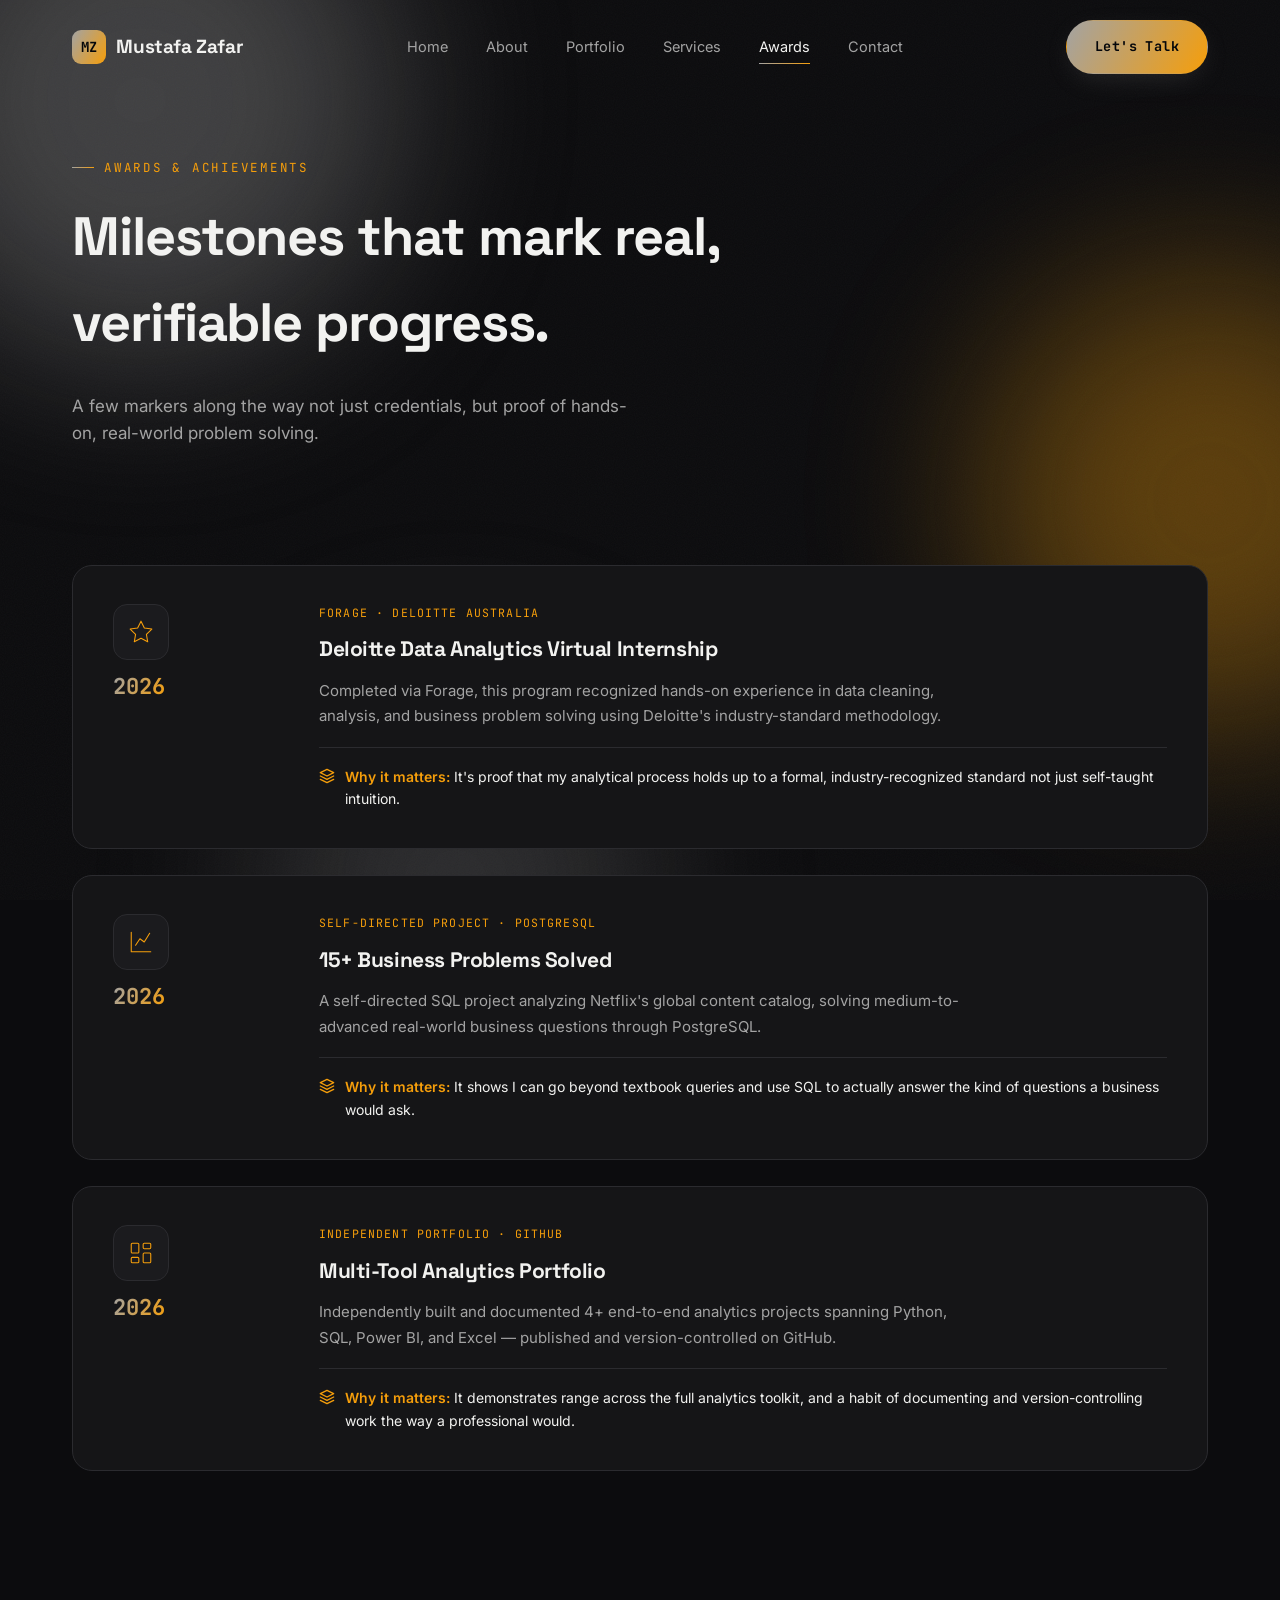
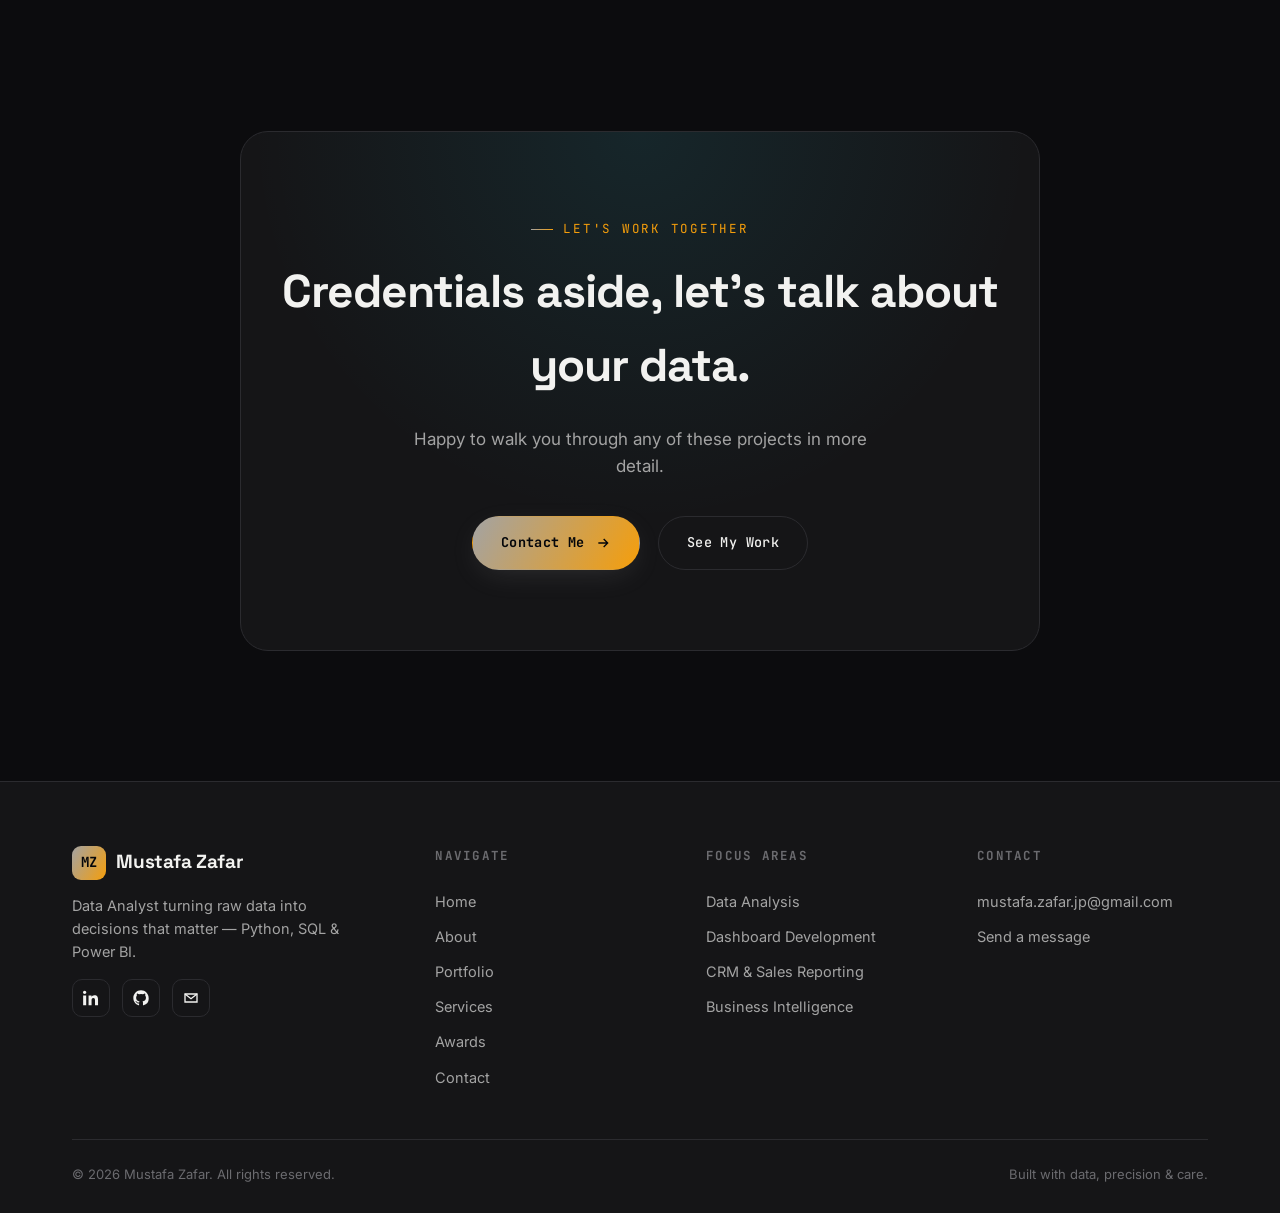
<file: awards.html>
<!DOCTYPE html>
<html lang="en">
<head>
<meta charset="UTF-8">
<meta name="viewport" content="width=device-width, initial-scale=1.0">
<title>Awards &amp; Achievements Mustafa Zafar</title>
<meta name="description" content="Awards, certifications, and achievements from Mustafa Zafar's data analytics journey.">
<link rel="preconnect" href="https://fonts.googleapis.com">
<link href="https://fonts.googleapis.com/css2?family=Space+Grotesk:wght@500;700&family=Inter:wght@400;500;600&family=JetBrains+Mono:wght@400;500;700&display=swap" rel="stylesheet">
<link rel="stylesheet" href="assets/css/style.css">
<link rel="stylesheet" href="assets/css/awards.css">
</head>
<body data-page="awards">

<div class="ambient">
  <div class="blob blob-a"></div>
  <div class="blob blob-b"></div>
  <div class="blob blob-c"></div>
</div>
<div class="grain"></div>

<!-- ===== Header ===== -->
<header class="site-header">
  <div class="container nav-inner">
    <a href="index.html" class="logo">
      <span class="logo-mark">MZ</span>
      Mustafa Zafar
    </a>
    <nav class="nav-links">
      <a href="index.html">Home</a>
      <a href="about.html">About</a>
      <a href="portfolio.html">Portfolio</a>
      <a href="services.html">Services</a>
      <a href="awards.html" class="active">Awards</a>
      <a href="contact.html">Contact</a>
    </nav>
    <div class="nav-cta">
      <a href="contact.html" class="btn btn-primary">Let's Talk</a>
      <button class="nav-toggle" aria-label="Toggle menu">
        <span></span><span></span><span></span>
      </button>
    </div>
  </div>
</header>

<main>

  <!-- ===== Awards hero ===== -->
  <section class="aw-hero">
    <div class="container">
      <span class="eyebrow reveal">Awards &amp; Achievements</span>
      <h1 class="reveal reveal-delay-1" data-ck="awards.heroHeading">Milestones that mark real, verifiable progress.</h1>
      <p class="reveal reveal-delay-2" data-ck="awards.heroSubtext">A few markers along the way — not just credentials, but proof of hands-on, real-world problem solving.</p>
    </div>
  </section>

  <!-- ===== Achievement list ===== -->
  <section>
    <div class="container">
      <div class="aw-list" data-render="awards">
        <!-- populated live from the Admin Panel's Awards manager -->
      </div>
    </div>
  </section>

  <!-- ===== Closing CTA ===== -->
  <section class="cta-section">
    <div class="container">
      <div class="cta-box reveal">
        <span class="eyebrow">Let's Work Together</span>
        <h2>Credentials aside, let's talk about your data.</h2>
        <p>Happy to walk you through any of these projects in more detail.</p>
        <div class="cta-actions">
          <a href="contact.html" class="btn btn-primary">
            Contact Me
            <svg viewBox="0 0 24 24" fill="none" stroke="currentColor" stroke-width="2"><path d="M5 12h14M13 6l6 6-6 6"/></svg>
          </a>
          <a href="portfolio.html" class="btn btn-ghost">See My Work</a>
        </div>
      </div>
    </div>
  </section>

</main>

<!-- ===== Footer ===== -->
<footer class="site-footer">
  <div class="container">
    <div class="footer-grid">
      <div class="footer-brand">
        <a href="index.html" class="logo"><span class="logo-mark">MZ</span> Mustafa Zafar</a>
        <p>Data Analyst turning raw data into decisions that matter — Python, SQL &amp; Power BI.</p>
        <div class="socials">
          <a href="#" class="social-btn" aria-label="LinkedIn" data-social="linkedin"><svg viewBox="0 0 24 24" fill="currentColor"><path d="M4.98 3.5C4.98 4.88 3.87 6 2.5 6S0 4.88 0 3.5 1.11 1 2.48 1s2.5 1.12 2.5 2.5zM.22 8.24h4.56V23H.22V8.24zM8.34 8.24h4.37v2.01h.06c.61-1.16 2.1-2.38 4.32-2.38 4.62 0 5.47 3.04 5.47 7v8.13h-4.56v-7.21c0-1.72-.03-3.93-2.39-3.93-2.4 0-2.77 1.87-2.77 3.8v7.34H8.34V8.24z"/></svg></a>
          <a href="#" class="social-btn" aria-label="GitHub" data-social="github"><svg viewBox="0 0 24 24" fill="currentColor"><path d="M12 .5C5.65.5.5 5.65.5 12c0 5.08 3.29 9.39 7.86 10.91.57.1.78-.25.78-.55v-2.15c-3.2.7-3.87-1.36-3.87-1.36-.53-1.34-1.29-1.7-1.29-1.7-1.05-.72.08-.7.08-.7 1.17.08 1.78 1.2 1.78 1.2 1.03 1.77 2.71 1.26 3.37.96.1-.75.4-1.26.73-1.55-2.55-.29-5.24-1.28-5.24-5.69 0-1.26.45-2.29 1.19-3.09-.12-.29-.52-1.46.11-3.05 0 0 .97-.31 3.18 1.18a11 11 0 0 1 5.79 0c2.2-1.49 3.17-1.18 3.17-1.18.64 1.59.24 2.76.12 3.05.74.8 1.18 1.83 1.18 3.09 0 4.42-2.69 5.39-5.25 5.68.41.36.78 1.07.78 2.17v3.21c0 .31.21.66.79.55A10.52 10.52 0 0 0 23.5 12C23.5 5.65 18.35.5 12 .5z"/></svg></a>
          <a href="#" class="social-btn" aria-label="Email" data-social="email-href"><svg viewBox="0 0 24 24" fill="none" stroke="currentColor" stroke-width="2"><path d="M3 6l9 7 9-7"/><path d="M3 6h18v12H3z"/></svg></a>
        </div>
      </div>
      <div class="footer-col">
        <h4>Navigate</h4>
        <a href="index.html">Home</a>
        <a href="about.html">About</a>
        <a href="portfolio.html">Portfolio</a>
        <a href="services.html">Services</a>
        <a href="awards.html">Awards</a>
        <a href="contact.html">Contact</a>
      </div>
      <div class="footer-col">
        <h4>Focus Areas</h4>
        <a href="services.html">Data Analysis</a>
        <a href="services.html">Dashboard Development</a>
        <a href="services.html">CRM &amp; Sales Reporting</a>
        <a href="services.html">Business Intelligence</a>
      </div>
      <div class="footer-col">
        <h4>Contact</h4>
        <a href="mailto:mustafa.zafar.jp@gmail.com" data-social="email">mustafa.zafar.jp@gmail.com</a>
        <a href="contact.html">Send a message</a>
      </div>
    </div>
    <div class="footer-bottom">
      <span>© <span id="year"></span> Mustafa Zafar. All rights reserved.</span>
      <span>Built with data, precision &amp; care.</span>
    </div>
  </div>
</footer>

<script src="assets/js/main.js"></script>
<script src="assets/js/store.js"></script>
<script src="assets/js/theme.js"></script>
<script src="assets/js/site-loader.js"></script>
</body>
</html>
</file>
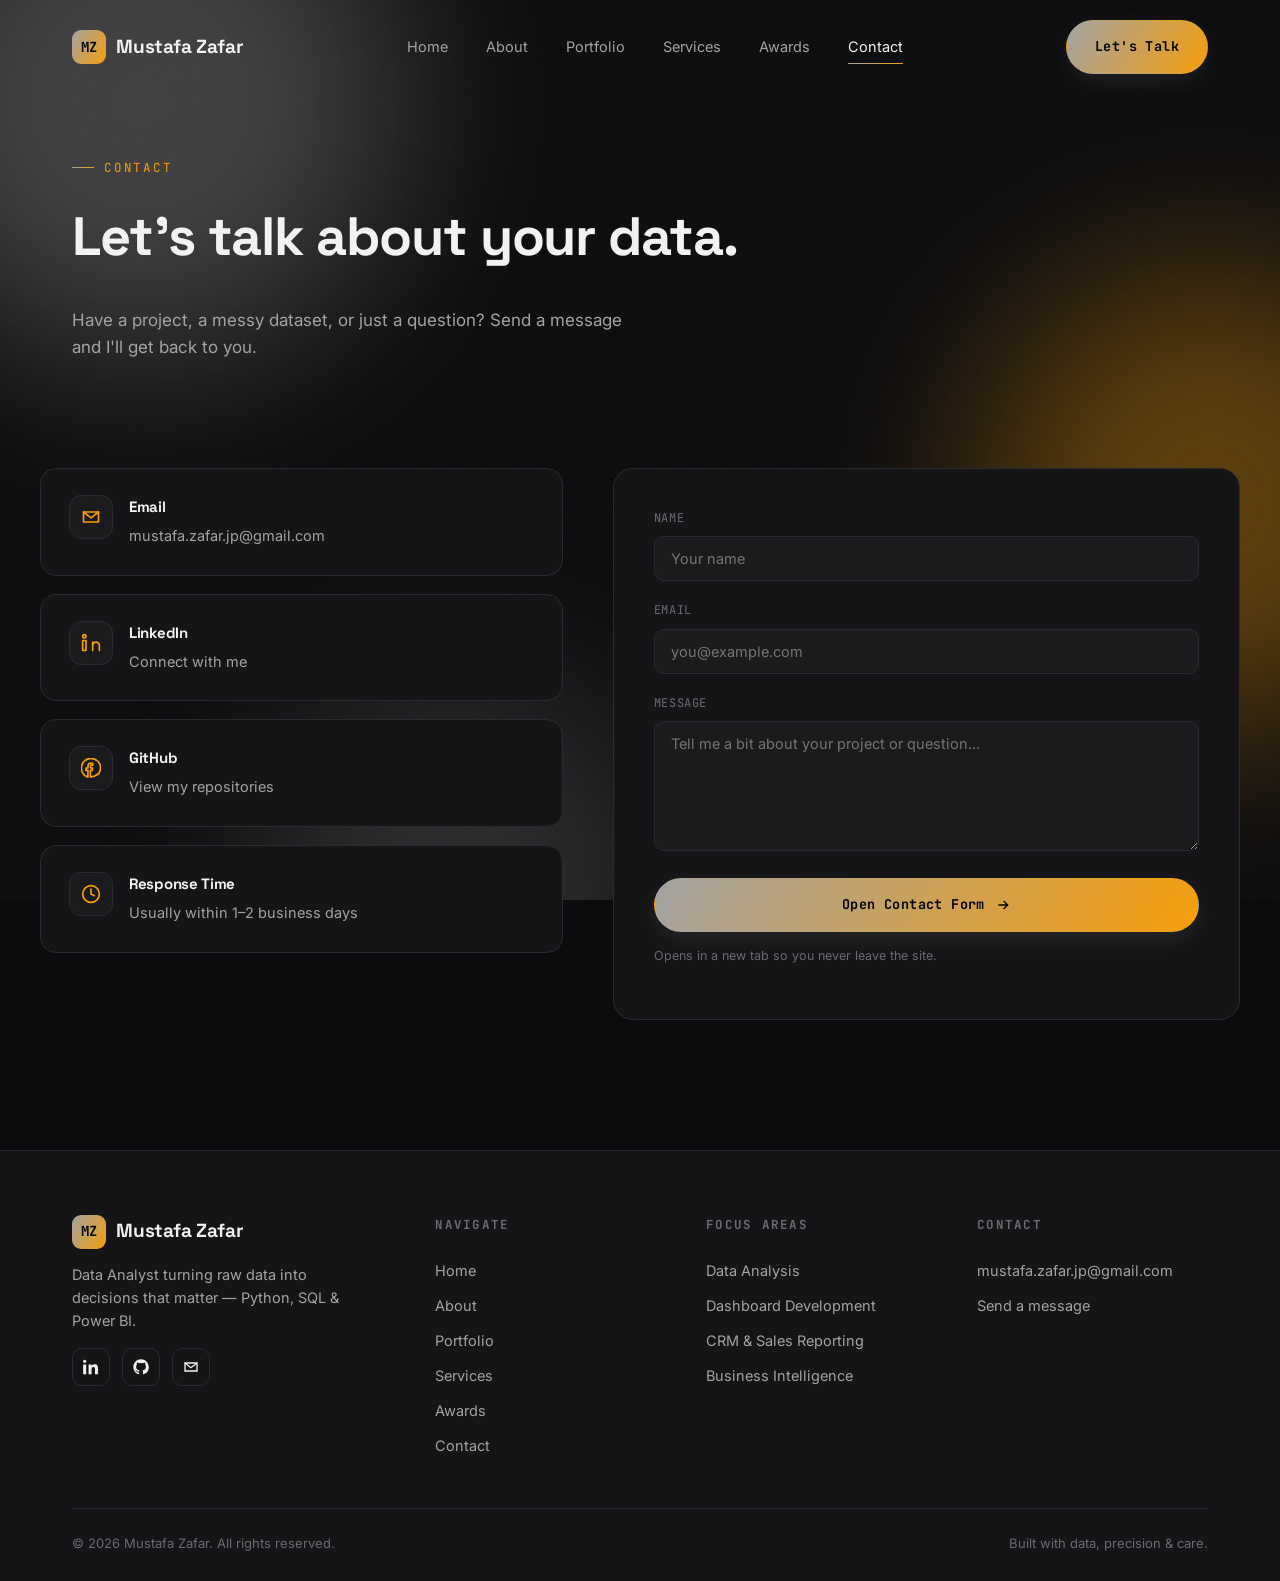
<file: contact.html>
<!DOCTYPE html>
<html lang="en">
<head>
<meta charset="UTF-8">
<meta name="viewport" content="width=device-width, initial-scale=1.0">
<title>Contact Mustafa Zafar</title>
<meta name="description" content="Get in touch with Mustafa Zafar about a data analysis, dashboard, or reporting project.">
<link rel="preconnect" href="https://fonts.googleapis.com">
<link href="https://fonts.googleapis.com/css2?family=Space+Grotesk:wght@500;700&family=Inter:wght@400;500;600&family=JetBrains+Mono:wght@400;500;700&display=swap" rel="stylesheet">
<link rel="stylesheet" href="assets/css/style.css">
<link rel="stylesheet" href="assets/css/contact.css">
</head>
<body data-page="contact">

<div class="ambient">
  <div class="blob blob-a"></div>
  <div class="blob blob-b"></div>
  <div class="blob blob-c"></div>
</div>
<div class="grain"></div>

<!-- ===== Header ===== -->
<header class="site-header">
  <div class="container nav-inner">
    <a href="index.html" class="logo">
      <span class="logo-mark">MZ</span>
      Mustafa Zafar
    </a>
    <nav class="nav-links">
      <a href="index.html">Home</a>
      <a href="about.html">About</a>
      <a href="portfolio.html">Portfolio</a>
      <a href="services.html">Services</a>
      <a href="awards.html">Awards</a>
      <a href="contact.html" class="active">Contact</a>
    </nav>
    <div class="nav-cta">
      <a href="contact.html" class="btn btn-primary">Let's Talk</a>
      <button class="nav-toggle" aria-label="Toggle menu">
        <span></span><span></span><span></span>
      </button>
    </div>
  </div>
</header>

<main>

  <!-- ===== Contact hero ===== -->
  <section class="ct-hero">
    <div class="container">
      <span class="eyebrow reveal">Contact</span>
      <h1 class="reveal reveal-delay-1" data-ck="contact.heroHeading">Let's talk about your data.</h1>
      <p class="reveal reveal-delay-2" data-ck="contact.heroSubtext">Have a project, a messy dataset, or just a question? Send a message and I'll get back to you.</p>
    </div>
  </section>

  <!-- ===== Contact content ===== -->
  <section>
    <div class="container ct-wrap">

      <div class="ct-info reveal">
        <div class="ct-info-card">
          <div class="ct-info-icon">
            <svg viewBox="0 0 24 24" fill="none" stroke-width="2" stroke-linecap="round" stroke-linejoin="round"><path d="M3 6l9 7 9-7"/><path d="M3 6h18v12H3z"/></svg>
          </div>
          <div>
            <h4>Email</h4>
            <a href="mailto:mustafa.zafar.jp@gmail.com" data-social="email">mustafa.zafar.jp@gmail.com</a>
          </div>
        </div>
        <div class="ct-info-card">
          <div class="ct-info-icon">
            <svg viewBox="0 0 24 24" fill="none" stroke-width="2" stroke-linecap="round" stroke-linejoin="round"><rect x="2" y="9" width="4" height="12"/><circle cx="4" cy="4" r="2"/><path d="M22 21v-6a4 4 0 0 0-4-4c-2.2 0-4 1.8-4 4v6M14 11v10"/></svg>
          </div>
          <div>
            <h4>LinkedIn</h4>
            <a href="#" data-social="linkedin" target="www.linkedin.com/in/mustafa-gull" rel="noopener">Connect with me</a>
          </div>
        </div>
        <div class="ct-info-card">
          <div class="ct-info-icon">
            <svg viewBox="0 0 24 24" fill="none" stroke-width="2" stroke-linecap="round" stroke-linejoin="round"><path d="M12 .5C5.65.5.5 5.65.5 12c0 5.08 3.29 9.39 7.86 10.91v-8h-2.4V12h2.4V9.8c0-2.37 1.4-3.68 3.56-3.68 1.03 0 2.11.18 2.11.18v2.32h-1.19c-1.17 0-1.54.73-1.54 1.48V12h2.62l-.42 2.91h-2.2v8C20.21 21.39 23.5 17.08 23.5 12 23.5 5.65 18.35.5 12 .5z"/></svg>
          </div>
          <div>
            <h4>GitHub</h4>
            <a href="#" data-social="https://github.com/mustafa-dataanalyst" target="_blank" rel="noopener">View my repositories</a>
          </div>
        </div>
        <div class="ct-info-card">
          <div class="ct-info-icon">
            <svg viewBox="0 0 24 24" fill="none" stroke-width="2" stroke-linecap="round" stroke-linejoin="round"><circle cx="12" cy="12" r="10"/><path d="M12 6v6l4 2"/></svg>
          </div>
          <div>
            <h4>Response Time</h4>
            <span>Usually within 1–2 business days</span>
          </div>
        </div>
      </div>

      <form class="ct-form reveal reveal-delay-1" id="ctForm">
        <div class="ct-field">
          <label for="ctName">Name</label>
          <input type="text" id="ctName" name="name" placeholder="Your name" required>
        </div>
        <div class="ct-field">
          <label for="ctEmail">Email</label>
          <input type="email" id="ctEmail" name="email" placeholder="you@example.com" required>
        </div>
        <div class="ct-field">
          <label for="ctMessage">Message</label>
          <textarea id="ctMessage" name="message" placeholder="Tell me a bit about your project or question..." required></textarea>
        </div>
         <a href="https://docs.google.com/forms/d/e/1FAIpQLSdGbJY9XDNU_sE0zfrr8aNQJoHvCrHARKPAcafpVFfGbKOuaQ/viewform" target="_blank" rel="noopener" class="btn btn-primary" style="width:100%; justify-content:center;">
          Open Contact Form
          <svg viewBox="0 0 24 24" fill="none" stroke="currentColor" stroke-width="2"><path d="M5 12h14M13 6l6 6-6 6"/></svg>
        </a>
        <p class="ct-note">Opens in a new tab so you never leave the site.</p>

    </div>
  </section>

</main>

<!-- ===== Footer ===== -->
<footer class="site-footer">
  <div class="container">
    <div class="footer-grid">
      <div class="footer-brand">
        <a href="index.html" class="logo"><span class="logo-mark">MZ</span> Mustafa Zafar</a>
        <p>Data Analyst turning raw data into decisions that matter — Python, SQL &amp; Power BI.</p>
        <div class="socials">
          <a href="#" class="social-btn" aria-label="LinkedIn" data-social="linkedin"><svg viewBox="0 0 24 24" fill="currentColor"><path d="M4.98 3.5C4.98 4.88 3.87 6 2.5 6S0 4.88 0 3.5 1.11 1 2.48 1s2.5 1.12 2.5 2.5zM.22 8.24h4.56V23H.22V8.24zM8.34 8.24h4.37v2.01h.06c.61-1.16 2.1-2.38 4.32-2.38 4.62 0 5.47 3.04 5.47 7v8.13h-4.56v-7.21c0-1.72-.03-3.93-2.39-3.93-2.4 0-2.77 1.87-2.77 3.8v7.34H8.34V8.24z"/></svg></a>
          <a href="#" class="social-btn" aria-label="GitHub" data-social="github"><svg viewBox="0 0 24 24" fill="currentColor"><path d="M12 .5C5.65.5.5 5.65.5 12c0 5.08 3.29 9.39 7.86 10.91.57.1.78-.25.78-.55v-2.15c-3.2.7-3.87-1.36-3.87-1.36-.53-1.34-1.29-1.7-1.29-1.7-1.05-.72.08-.7.08-.7 1.17.08 1.78 1.2 1.78 1.2 1.03 1.77 2.71 1.26 3.37.96.1-.75.4-1.26.73-1.55-2.55-.29-5.24-1.28-5.24-5.69 0-1.26.45-2.29 1.19-3.09-.12-.29-.52-1.46.11-3.05 0 0 .97-.31 3.18 1.18a11 11 0 0 1 5.79 0c2.2-1.49 3.17-1.18 3.17-1.18.64 1.59.24 2.76.12 3.05.74.8 1.18 1.83 1.18 3.09 0 4.42-2.69 5.39-5.25 5.68.41.36.78 1.07.78 2.17v3.21c0 .31.21.66.79.55A10.52 10.52 0 0 0 23.5 12C23.5 5.65 18.35.5 12 .5z"/></svg></a>
          <a href="#" class="social-btn" aria-label="Email" data-social="email-href"><svg viewBox="0 0 24 24" fill="none" stroke="currentColor" stroke-width="2"><path d="M3 6l9 7 9-7"/><path d="M3 6h18v12H3z"/></svg></a>
        </div>
      </div>
      <div class="footer-col">
        <h4>Navigate</h4>
        <a href="index.html">Home</a>
        <a href="about.html">About</a>
        <a href="portfolio.html">Portfolio</a>
        <a href="services.html">Services</a>
        <a href="awards.html">Awards</a>
        <a href="contact.html">Contact</a>
      </div>
      <div class="footer-col">
        <h4>Focus Areas</h4>
        <a href="services.html">Data Analysis</a>
        <a href="services.html">Dashboard Development</a>
        <a href="services.html">CRM &amp; Sales Reporting</a>
        <a href="services.html">Business Intelligence</a>
      </div>
      <div class="footer-col">
        <h4>Contact</h4>
        <a href="mailto:mustafa.zafar.jp@gmail.com" data-social="email">mustafa.zafar.jp@gmail.com</a>
        <a href="contact.html">Send a message</a>
      </div>
    </div>
    <div class="footer-bottom">
      <span>© <span id="year"></span> Mustafa Zafar. All rights reserved.</span>
      <span>Built with data, precision &amp; care.</span>
    </div>
  </div>
</footer>

<script src="assets/js/main.js"></script>
<script src="assets/js/store.js"></script>
<script src="assets/js/theme.js"></script>
<script src="assets/js/site-loader.js"></script>
<script src="assets/js/contact.js"></script>
</body>
</html>
</file>
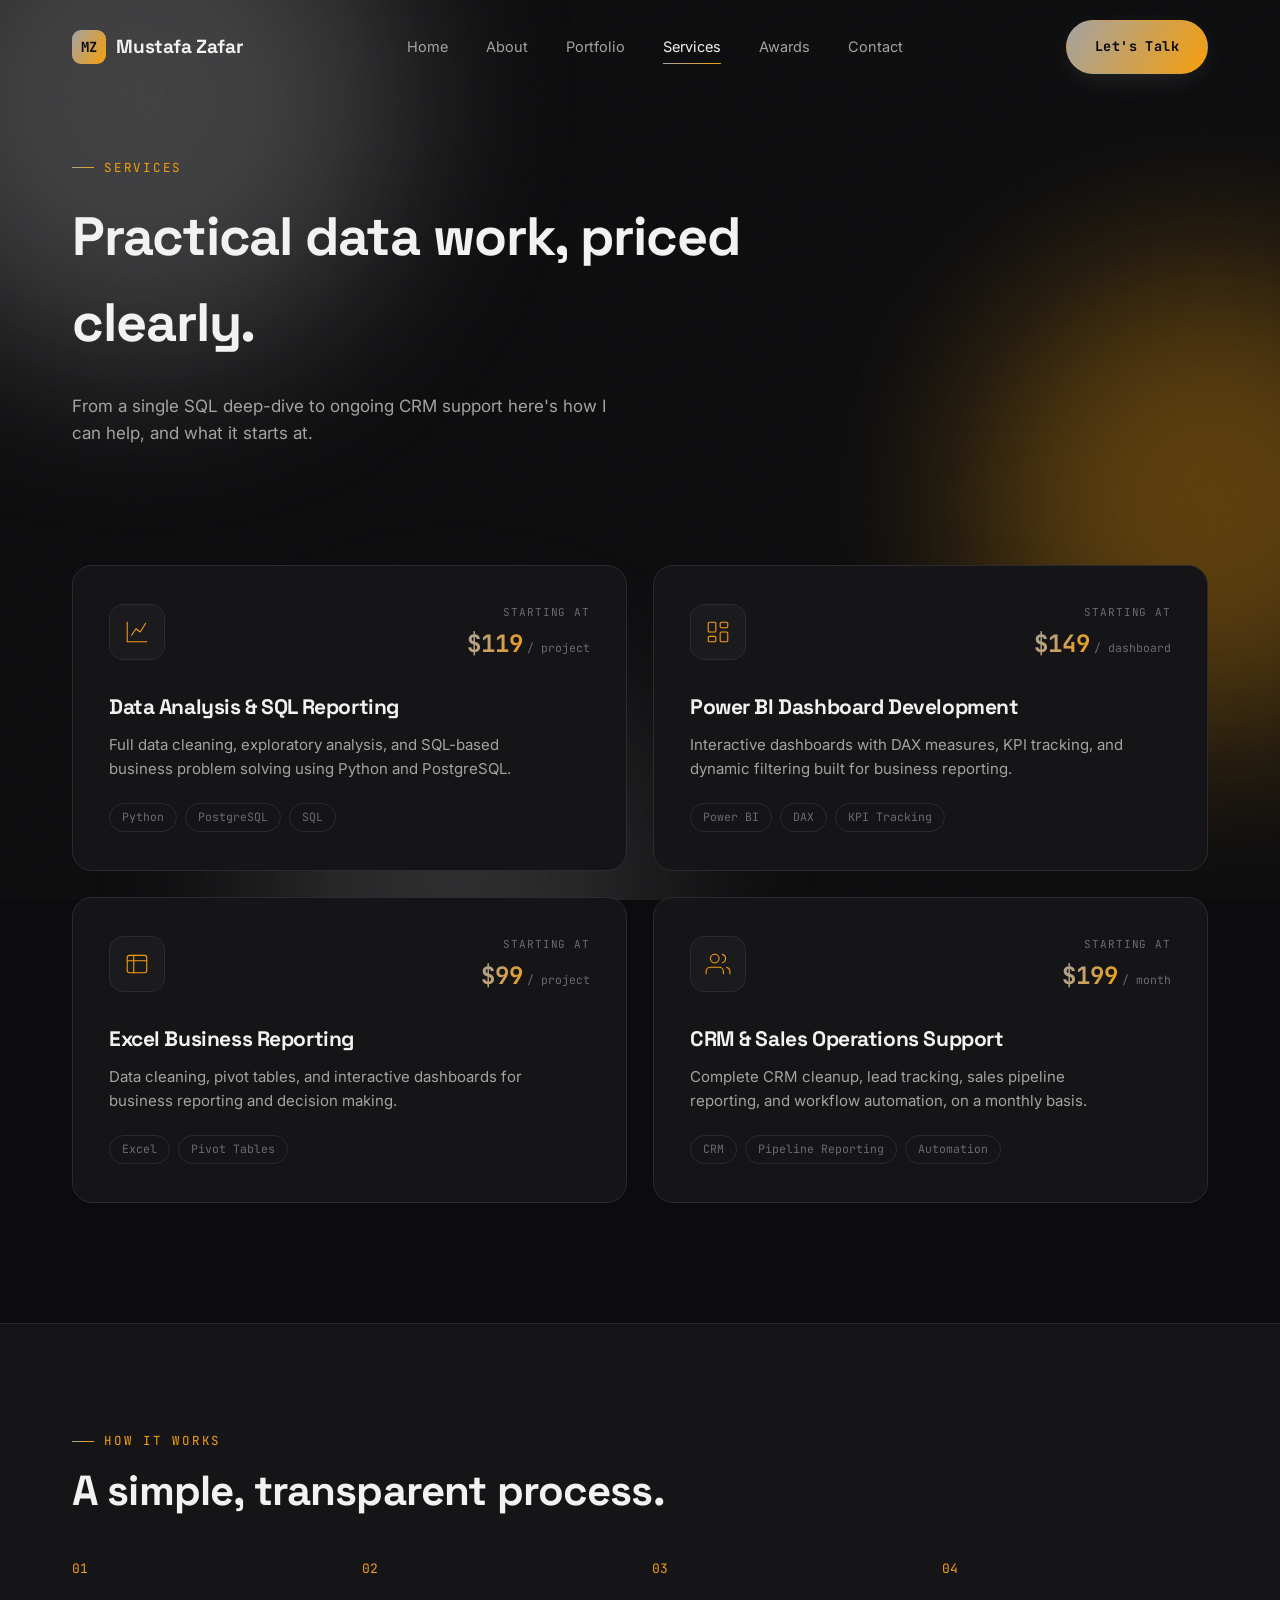
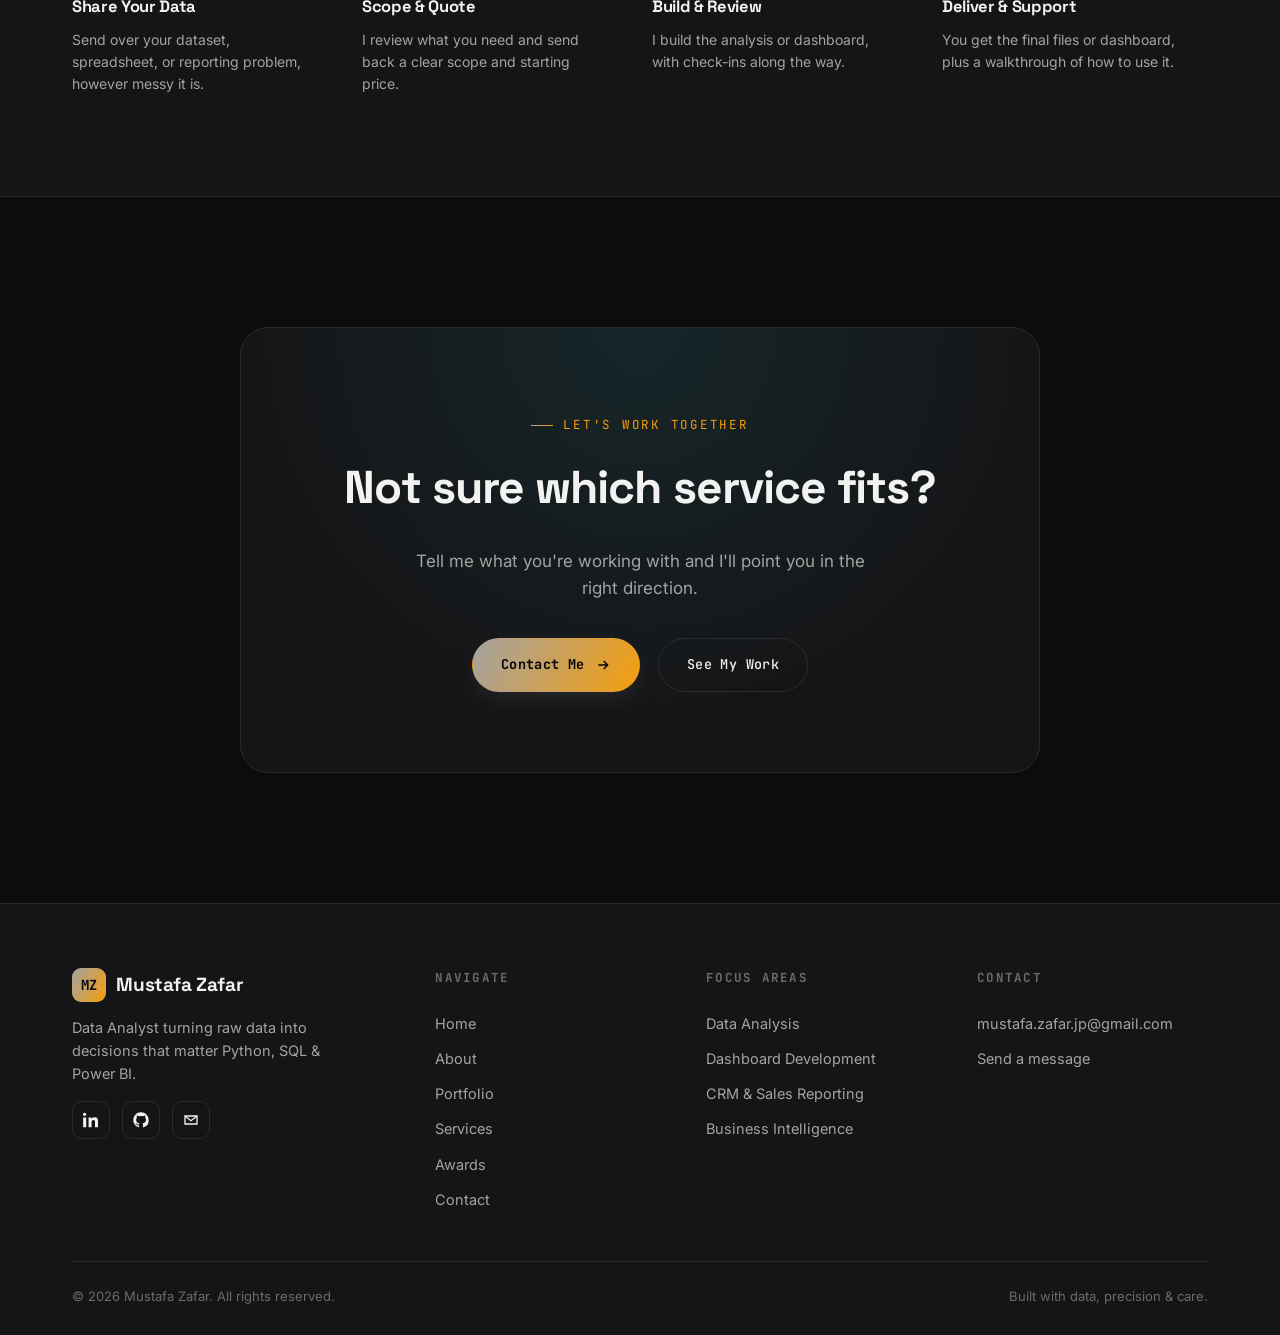
<file: services.html>
<!DOCTYPE html>
<html lang="en">
<head>
<meta charset="UTF-8">
<meta name="viewport" content="width=device-width, initial-scale=1.0">
<title>Services — Mustafa Zafar</title>
<meta name="description" content="Data analysis, Power BI dashboards, Excel reporting, and CRM & sales operations support from Mustafa Zafar.">
<link rel="preconnect" href="https://fonts.googleapis.com">
<link href="https://fonts.googleapis.com/css2?family=Space+Grotesk:wght@500;700&family=Inter:wght@400;500;600&family=JetBrains+Mono:wght@400;500;700&display=swap" rel="stylesheet">
<link rel="stylesheet" href="assets/css/style.css">
<link rel="stylesheet" href="assets/css/services.css">
</head>
<body data-page="services">

<div class="ambient">
  <div class="blob blob-a"></div>
  <div class="blob blob-b"></div>
  <div class="blob blob-c"></div>
</div>
<div class="grain"></div>

<!-- ===== Header ===== -->
<header class="site-header">
  <div class="container nav-inner">
    <a href="index.html" class="logo">
      <span class="logo-mark">MZ</span>
      Mustafa Zafar
    </a>
    <nav class="nav-links">
      <a href="index.html">Home</a>
      <a href="about.html">About</a>
      <a href="portfolio.html">Portfolio</a>
      <a href="services.html" class="active">Services</a>
      <a href="awards.html">Awards</a>
      <a href="contact.html">Contact</a>
    </nav>
    <div class="nav-cta">
      <a href="contact.html" class="btn btn-primary">Let's Talk</a>
      <button class="nav-toggle" aria-label="Toggle menu">
        <span></span><span></span><span></span>
      </button>
    </div>
  </div>
</header>

<main>

  <!-- ===== Services hero ===== -->
  <section class="sv-hero">
    <div class="container">
      <span class="eyebrow reveal">Services</span>
      <h1 class="reveal reveal-delay-1" data-ck="services.heroHeading">Practical data work, priced clearly.</h1>
      <p class="reveal reveal-delay-2" data-ck="services.heroSubtext">From a single SQL deep-dive to ongoing CRM support — here's how I can help, and what it starts at.</p>
    </div>
  </section>

  <!-- ===== Service cards ===== -->
  <section>
    <div class="container">
      <div class="sv-list" data-render="services">
        <!-- populated live from the Admin Panel's Services manager -->
      </div>
    </div>
  </section>

  <!-- ===== Process ===== -->
  <section class="sv-process">
    <div class="container">
      <span class="eyebrow reveal">How It Works</span>
      <h2 class="section-title reveal">A simple, transparent process.</h2>

      <div class="sv-process-grid">
        <div class="sv-step reveal">
          <span class="step-num">01</span>
          <h4>Share Your Data</h4>
          <p>Send over your dataset, spreadsheet, or reporting problem, however messy it is.</p>
        </div>
        <div class="sv-step reveal reveal-delay-1">
          <span class="step-num">02</span>
          <h4>Scope &amp; Quote</h4>
          <p>I review what you need and send back a clear scope and starting price.</p>
        </div>
        <div class="sv-step reveal reveal-delay-2">
          <span class="step-num">03</span>
          <h4>Build &amp; Review</h4>
          <p>I build the analysis or dashboard, with check-ins along the way.</p>
        </div>
        <div class="sv-step reveal reveal-delay-3">
          <span class="step-num">04</span>
          <h4>Deliver &amp; Support</h4>
          <p>You get the final files or dashboard, plus a walkthrough of how to use it.</p>
        </div>
      </div>
    </div>
  </section>

  <!-- ===== Closing CTA ===== -->
  <section class="cta-section">
    <div class="container">
      <div class="cta-box reveal">
        <span class="eyebrow">Let's Work Together</span>
        <h2>Not sure which service fits?</h2>
        <p>Tell me what you're working with and I'll point you in the right direction.</p>
        <div class="cta-actions">
          <a href="contact.html" class="btn btn-primary">
            Contact Me
            <svg viewBox="0 0 24 24" fill="none" stroke="currentColor" stroke-width="2"><path d="M5 12h14M13 6l6 6-6 6"/></svg>
          </a>
          <a href="portfolio.html" class="btn btn-ghost">See My Work</a>
        </div>
      </div>
    </div>
  </section>

</main>

<!-- ===== Footer ===== -->
<footer class="site-footer">
  <div class="container">
    <div class="footer-grid">
      <div class="footer-brand">
        <a href="index.html" class="logo"><span class="logo-mark">MZ</span> Mustafa Zafar</a>
        <p>Data Analyst turning raw data into decisions that matter Python, SQL &amp; Power BI.</p>
        <div class="socials">
          <a href="#" class="social-btn" aria-label="LinkedIn" data-social="linkedin"><svg viewBox="0 0 24 24" fill="currentColor"><path d="M4.98 3.5C4.98 4.88 3.87 6 2.5 6S0 4.88 0 3.5 1.11 1 2.48 1s2.5 1.12 2.5 2.5zM.22 8.24h4.56V23H.22V8.24zM8.34 8.24h4.37v2.01h.06c.61-1.16 2.1-2.38 4.32-2.38 4.62 0 5.47 3.04 5.47 7v8.13h-4.56v-7.21c0-1.72-.03-3.93-2.39-3.93-2.4 0-2.77 1.87-2.77 3.8v7.34H8.34V8.24z"/></svg></a>
          <a href="#" class="social-btn" aria-label="GitHub" data-social="github"><svg viewBox="0 0 24 24" fill="currentColor"><path d="M12 .5C5.65.5.5 5.65.5 12c0 5.08 3.29 9.39 7.86 10.91.57.1.78-.25.78-.55v-2.15c-3.2.7-3.87-1.36-3.87-1.36-.53-1.34-1.29-1.7-1.29-1.7-1.05-.72.08-.7.08-.7 1.17.08 1.78 1.2 1.78 1.2 1.03 1.77 2.71 1.26 3.37.96.1-.75.4-1.26.73-1.55-2.55-.29-5.24-1.28-5.24-5.69 0-1.26.45-2.29 1.19-3.09-.12-.29-.52-1.46.11-3.05 0 0 .97-.31 3.18 1.18a11 11 0 0 1 5.79 0c2.2-1.49 3.17-1.18 3.17-1.18.64 1.59.24 2.76.12 3.05.74.8 1.18 1.83 1.18 3.09 0 4.42-2.69 5.39-5.25 5.68.41.36.78 1.07.78 2.17v3.21c0 .31.21.66.79.55A10.52 10.52 0 0 0 23.5 12C23.5 5.65 18.35.5 12 .5z"/></svg></a>
          <a href="#" class="social-btn" aria-label="Email" data-social="email-href"><svg viewBox="0 0 24 24" fill="none" stroke="currentColor" stroke-width="2"><path d="M3 6l9 7 9-7"/><path d="M3 6h18v12H3z"/></svg></a>
        </div>
      </div>
      <div class="footer-col">
        <h4>Navigate</h4>
        <a href="index.html">Home</a>
        <a href="about.html">About</a>
        <a href="portfolio.html">Portfolio</a>
        <a href="services.html">Services</a>
        <a href="awards.html">Awards</a>
        <a href="contact.html">Contact</a>
      </div>
      <div class="footer-col">
        <h4>Focus Areas</h4>
        <a href="services.html">Data Analysis</a>
        <a href="services.html">Dashboard Development</a>
        <a href="services.html">CRM &amp; Sales Reporting</a>
        <a href="services.html">Business Intelligence</a>
      </div>
      <div class="footer-col">
        <h4>Contact</h4>
        <a href="mailto:mustafa.zafar.jp@gmail.com" data-social="email">mustafa.zafar.jp@gmail.com</a>
        <a href="contact.html">Send a message</a>
      </div>
    </div>
    <div class="footer-bottom">
      <span>© <span id="year"></span> Mustafa Zafar. All rights reserved.</span>
      <span>Built with data, precision &amp; care.</span>
    </div>
  </div>
</footer>

<script src="assets/js/main.js"></script>
<script src="assets/js/store.js"></script>
<script src="assets/js/theme.js"></script>
<script src="assets/js/site-loader.js"></script>
</body>
</html>
</file>
<file: assets/css/style.css>
/* ==========================================================================
   Mustafa Zafar — Portfolio Design System
   Palette: near-black charcoal base, electric blue + cyan/teal signal colors
   Type: Space Grotesk (display) / Inter (body) / JetBrains Mono (data/labels)
   ========================================================================== */

:root{
  --bg: #0a0d13;
  --bg-panel: #10141d;
  --bg-panel-2: #141a26;
  --line: #212938;
  --text: #eef2f8;
  --text-muted: #93a0b4;
  --text-dim: #5c6779;

  --blue: #3b6bff;
  --blue-soft: #3b6bff33;
  --cyan: #22d3ee;
  --cyan-soft: #22d3ee33;
  --grad-signal: linear-gradient(120deg, var(--blue), var(--cyan));

  --font-display: 'Space Grotesk', 'Inter', sans-serif;
  --font-body: 'Inter', sans-serif;
  --font-mono: 'JetBrains Mono', monospace;

  --container: 1200px;
  --radius: 14px;
  --ease: cubic-bezier(.22,.61,.36,1);
}

*,*::before,*::after{ box-sizing:border-box; }
html{ scroll-behavior:smooth; }

body{
  margin:0;
  background:var(--bg);
  color:var(--text);
  font-family:var(--font-body);
  line-height:1.6;
  overflow-x:hidden;
  -webkit-font-smoothing:antialiased;
}

img{ max-width:100%; display:block; }
a{ color:inherit; text-decoration:none; }
ul{ list-style:none; margin:0; padding:0; }
button{ font-family:inherit; cursor:pointer; }

.container{
  width:100%;
  max-width:var(--container);
  margin:0 auto;
  padding:0 32px;
}
@media (max-width:480px){
  .container{ padding:0 20px; }
}

.eyebrow{
  font-family:var(--font-mono);
  font-size:12.5px;
  letter-spacing:.14em;
  text-transform:uppercase;
  color:var(--cyan);
  display:inline-flex;
  align-items:center;
  gap:10px;
  margin-bottom:16px;
}
.eyebrow::before{
  content:'';
  width:22px; height:1px;
  background:var(--grad-signal);
}

h1,h2,h3,h4{
  font-family:var(--font-display);
  font-weight:700;
  letter-spacing:-0.02em;
  margin:0 0 .5em;
  color:var(--text);
}

.section-title{
  font-size:clamp(28px,4vw,42px);
  line-height:1.15;
}
.section-sub{
  color:var(--text-muted);
  font-size:16px;
  max-width:560px;
  margin:0 0 40px;
}

.text-gradient{
  background:var(--grad-signal);
  -webkit-background-clip:text;
  background-clip:text;
  color:transparent;
}

/* ---------- Buttons ---------- */
.btn{
  display:inline-flex;
  align-items:center;
  gap:10px;
  font-family:var(--font-mono);
  font-size:13.5px;
  letter-spacing:.03em;
  font-weight:500;
  padding:15px 28px;
  border-radius:999px;
  border:1px solid transparent;
  transition:transform .35s var(--ease), box-shadow .35s var(--ease), border-color .35s var(--ease), background .35s var(--ease);
  white-space:nowrap;
}
.btn-primary{
  background:var(--grad-signal);
  color:#04060a;
  font-weight:700;
  box-shadow:0 8px 30px -8px var(--blue-soft);
}
.btn-primary:hover{
  transform:translateY(-2px);
  box-shadow:0 14px 40px -8px rgba(59,107,255,.55);
}
.btn-ghost{
  background:transparent;
  border-color:var(--line);
  color:var(--text);
}
.btn-ghost:hover{
  border-color:var(--cyan);
  color:var(--cyan);
  transform:translateY(-2px);
}
.btn svg{ width:16px; height:16px; transition:transform .35s var(--ease); }
.btn:hover svg{ transform:translateX(3px); }

/* ---------- Background ambient motion ---------- */
.ambient{
  position:fixed;
  inset:0;
  z-index:0;
  overflow:hidden;
  pointer-events:none;
}
.blob{
  position:absolute;
  border-radius:50%;
  filter:blur(90px);
  opacity:.35;
  will-change:transform;
}
.blob-a{ width:520px; height:520px; background:var(--blue); top:-160px; left:-120px; animation:drift1 26s ease-in-out infinite; }
.blob-b{ width:460px; height:460px; background:var(--cyan); top:30%; right:-160px; animation:drift2 30s ease-in-out infinite; }
.blob-c{ width:400px; height:400px; background:var(--blue); bottom:-180px; left:20%; animation:drift3 34s ease-in-out infinite; opacity:.22; }

@keyframes drift1{
  0%,100%{ transform:translate(0,0) scale(1); }
  50%{ transform:translate(60px,90px) scale(1.12); }
}
@keyframes drift2{
  0%,100%{ transform:translate(0,0) scale(1); }
  50%{ transform:translate(-70px,60px) scale(1.08); }
}
@keyframes drift3{
  0%,100%{ transform:translate(0,0) scale(1); opacity:.22; }
  50%{ transform:translate(50px,-40px) scale(1.15); opacity:.32; }
}
@media (prefers-reduced-motion: reduce){
  .blob{ animation:none !important; }
}

.grain{
  position:fixed;
  inset:0;
  z-index:1;
  pointer-events:none;
  opacity:.035;
  background-image:url("data:image/svg+xml;utf8,<svg xmlns='http://www.w3.org/2000/svg' width='120' height='120'><filter id='n'><feTurbulence type='fractalNoise' baseFrequency='0.9' numOctaves='2' stitchTiles='stitch'/></filter><rect width='100%25' height='100%25' filter='url(%23n)'/></svg>");
}

main, header, footer{ position:relative; z-index:2; }

/* ---------- Reveal on scroll ---------- */
.reveal{
  opacity:0;
  transform:translateY(36px);
  transition:opacity .9s var(--ease), transform .9s var(--ease);
}
.reveal.is-visible{ opacity:1; transform:translateY(0); }
.reveal-delay-1{ transition-delay:.08s; }
.reveal-delay-2{ transition-delay:.16s; }
.reveal-delay-3{ transition-delay:.24s; }
.reveal-delay-4{ transition-delay:.32s; }

/* ---------- Header / Nav ---------- */
.site-header{
  position:fixed;
  top:0; left:0; right:0;
  z-index:100;
  padding:20px 0;
  transition:background .4s var(--ease), border-color .4s var(--ease), padding .4s var(--ease);
  border-bottom:1px solid transparent;
}
.site-header.scrolled{
  background:rgba(10,13,19,.78);
  backdrop-filter:blur(16px) saturate(140%);
  border-bottom-color:var(--line);
  padding:14px 0;
}
.nav-inner{
  display:flex;
  align-items:center;
  justify-content:space-between;
}
.logo{
  font-family:var(--font-display);
  font-weight:700;
  font-size:19px;
  letter-spacing:-.01em;
  display:flex;
  align-items:center;
  gap:10px;
}
.logo-mark{
  width:34px; height:34px;
  border-radius:9px;
  background:var(--grad-signal);
  display:flex;
  align-items:center;
  justify-content:center;
  font-family:var(--font-mono);
  font-weight:700;
  color:#04060a;
  font-size:14px;
}
.nav-links{
  display:flex;
  align-items:center;
  gap:38px;
}
.nav-links a{
  font-size:14.5px;
  color:var(--text-muted);
  position:relative;
  padding:4px 0;
  transition:color .3s;
}
.nav-links a::after{
  content:'';
  position:absolute; left:0; bottom:-2px;
  width:0; height:1.5px;
  background:var(--grad-signal);
  transition:width .3s var(--ease);
}
.nav-links a:hover,.nav-links a.active{ color:var(--text); }
.nav-links a:hover::after,.nav-links a.active::after{ width:100%; }
.nav-cta{ display:flex; align-items:center; gap:18px; }
.nav-toggle{
  display:none;
  flex-direction:column;
  gap:5px;
  background:none; border:none;
  padding:8px;
}
.nav-toggle span{ width:22px; height:2px; background:var(--text); border-radius:2px; transition:.3s; }

@media (max-width:900px){
  .nav-links{
    position:fixed;
    top:0; right:0;
    height:100vh;
    width:min(78vw,320px);
    background:var(--bg-panel);
    border-left:1px solid var(--line);
    flex-direction:column;
    justify-content:center;
    gap:30px;
    transform:translateX(100%);
    transition:transform .45s var(--ease);
  }
  .nav-links.open{ transform:translateX(0); }
  .nav-toggle{ display:flex; }
  .nav-cta .btn-primary{ display:none; }
}

/* ---------- Footer ---------- */
.site-footer{
  border-top:1px solid var(--line);
  padding:64px 0 28px;
  background:var(--bg-panel);
}
.footer-grid{
  display:grid;
  grid-template-columns:1.4fr 1fr 1fr 1fr;
  gap:40px;
  padding-bottom:44px;
}
.footer-brand p{
  color:var(--text-muted);
  font-size:14.5px;
  max-width:280px;
  margin-top:14px;
}
.footer-col h4{
  font-family:var(--font-mono);
  font-size:12.5px;
  letter-spacing:.1em;
  text-transform:uppercase;
  color:var(--text-dim);
  margin-bottom:18px;
}
.footer-col a{
  display:block;
  color:var(--text-muted);
  font-size:14.5px;
  padding:6px 0;
  transition:color .3s;
}
.footer-col a:hover{ color:var(--cyan); }
.socials{ display:flex; gap:12px; margin-top:16px; }
.social-btn{
  width:38px; height:38px;
  border-radius:10px;
  border:1px solid var(--line);
  display:flex; align-items:center; justify-content:center;
  transition:.3s var(--ease);
}
.social-btn svg{ width:16px; height:16px; }
.social-btn:hover{
  border-color:var(--cyan);
  color:var(--cyan);
  transform:translateY(-3px);
}
.footer-bottom{
  border-top:1px solid var(--line);
  padding-top:24px;
  display:flex;
  justify-content:space-between;
  flex-wrap:wrap;
  gap:12px;
  font-size:13px;
  color:var(--text-dim);
}

@media (max-width:760px){
  .footer-grid{ grid-template-columns:1fr 1fr; }
}

/* ---------- Closing CTA (shared across every page) ---------- */
.cta-section{
  padding:130px 0;
  text-align:center;
  position:relative;
}
.cta-box{
  border:1px solid var(--line);
  border-radius:28px;
  padding:80px 40px;
  background:radial-gradient(600px circle at 50% 0%, rgba(34,211,238,.09), transparent 65%), var(--bg-panel);
  max-width:800px;
  margin:0 auto;
}
.cta-box h2{ font-size:clamp(30px,4.4vw,46px); }
.cta-box p{ color:var(--text-muted); font-size:17px; max-width:480px; margin:16px auto 36px; }
.cta-actions{ display:flex; gap:18px; justify-content:center; flex-wrap:wrap; }

@media (max-width:600px){
  .cta-box{ padding:56px 26px; border-radius:22px; }
}
</file>
<file: assets/css/home.css>
/* ---------- Hero ---------- */
.hero{
  min-height:100vh;
  display:flex;
  align-items:center;
  padding:150px 0 90px;
}
.hero-grid{
  display:grid;
  grid-template-columns:.85fr 1.15fr;
  gap:64px;
  align-items:center;
}
.hero-photo-wrap{
  position:relative;
  display:flex;
  justify-content:center;
}
.hero-photo-frame{
  position:relative;
  width:340px;
  aspect-ratio:1/1;
  border-radius:28px;
  padding:3px;
  background:var(--grad-signal);
  box-shadow:0 0 0 1px rgba(255,255,255,.02), 0 30px 80px -30px rgba(34,211,238,.35);
  animation:frame-pulse 5s ease-in-out infinite;
}
@keyframes frame-pulse{
  0%,100%{ box-shadow:0 0 0 1px rgba(255,255,255,.02), 0 30px 80px -30px rgba(34,211,238,.35); }
  50%{ box-shadow:0 0 0 1px rgba(255,255,255,.02), 0 34px 100px -26px rgba(59,107,255,.5); }
}
.hero-photo-inner{
  width:100%; height:100%;
  border-radius:25px;
  overflow:hidden;
  background:var(--bg-panel);
  position:relative;
}
.hero-photo-inner img{
  width:100%; height:100%;
  object-fit:cover;
  clip-path:inset(0 0 0 0);
  animation:photo-reveal 1.4s var(--ease) .3s both;
}
@keyframes photo-reveal{
  0%{ clip-path:inset(0 100% 0 0); filter:saturate(1.4) brightness(1.3); }
  60%{ filter:saturate(1.15) brightness(1.05); }
  100%{ clip-path:inset(0 0 0 0); filter:saturate(1) brightness(1); }
}
.hero-photo-tag{
  position:absolute;
  bottom:-18px; right:-18px;
  background:var(--bg-panel-2);
  border:1px solid var(--line);
  border-radius:14px;
  padding:12px 16px;
  font-family:var(--font-mono);
  font-size:12px;
  color:var(--cyan);
  display:flex;
  align-items:center;
  gap:8px;
  animation:tag-float 4s ease-in-out infinite;
  backdrop-filter:blur(10px);
}
.hero-photo-tag .dot{
  width:7px; height:7px; border-radius:50%;
  background:var(--cyan);
  box-shadow:0 0 0 0 rgba(34,211,238,.6);
  animation:dot-ping 2s infinite;
}
@keyframes dot-ping{
  0%{ box-shadow:0 0 0 0 rgba(34,211,238,.55); }
  70%{ box-shadow:0 0 0 8px rgba(34,211,238,0); }
  100%{ box-shadow:0 0 0 0 rgba(34,211,238,0); }
}
@keyframes tag-float{
  0%,100%{ transform:translateY(0); }
  50%{ transform:translateY(-6px); }
}

.hero-copy .eyebrow{ opacity:0; animation:rise .8s var(--ease) .1s forwards; }
.hero-copy h1{ opacity:0; animation:rise .8s var(--ease) .25s forwards; }
.hero-copy .hero-tagline{ opacity:0; animation:rise .8s var(--ease) .4s forwards; }
.hero-copy .hero-actions{ opacity:0; animation:rise .8s var(--ease) .55s forwards; }
.hero-copy .hero-meta{ opacity:0; animation:rise .8s var(--ease) .7s forwards; }
@keyframes rise{
  from{ opacity:0; transform:translateY(22px); }
  to{ opacity:1; transform:translateY(0); }
}

.hero h1{
  font-size:clamp(38px,5.2vw,64px);
  line-height:1.05;
}
.hero-role{
  font-family:var(--font-mono);
  font-size:clamp(15px,1.6vw,19px);
  color:var(--cyan);
  margin-top:10px;
  display:block;
}
.hero-tagline{
  color:var(--text-muted);
  font-size:18px;
  max-width:480px;
  margin:22px 0 34px;
}
.hero-actions{
  display:flex;
  align-items:center;
  gap:18px;
  flex-wrap:wrap;
}
.hero-meta{
  display:flex;
  gap:28px;
  margin-top:46px;
  padding-top:28px;
  border-top:1px solid var(--line);
  flex-wrap:wrap;
}
.hero-meta-item{
  font-family:var(--font-mono);
  font-size:12.5px;
  color:var(--text-dim);
  display:flex;
  align-items:center;
  gap:8px;
}
.hero-meta-item b{ color:var(--text); font-weight:600; }

@media (max-width:900px){
  .hero-grid{ grid-template-columns:1fr; text-align:center; }
  .hero-actions{ justify-content:center; }
  .hero-meta{ justify-content:center; }
  .hero-photo-frame{ width:260px; max-width:70vw; }
  .hero-photo-tag{ right:0; bottom:-16px; }
}
@media (max-width:380px){
  .hero-photo-frame{ width:210px; }
}

/* ---------- Stats ---------- */
.stats{
  padding:90px 0;
  border-top:1px solid var(--line);
  border-bottom:1px solid var(--line);
  background:var(--bg-panel);
}
.stats-grid{
  display:grid;
  grid-template-columns:repeat(4,1fr);
  gap:1px;
  background:var(--line);
  border:1px solid var(--line);
  border-radius:var(--radius);
  overflow:hidden;
}
.stat-card{
  background:var(--bg-panel);
  padding:38px 24px;
  text-align:center;
  transition:background .4s var(--ease);
}
.stat-card:hover{ background:var(--bg-panel-2); }
.stat-num{
  font-family:var(--font-mono);
  font-size:clamp(34px,4.5vw,50px);
  font-weight:700;
  background:var(--grad-signal);
  -webkit-background-clip:text; background-clip:text; color:transparent;
  display:flex; align-items:baseline; justify-content:center; gap:2px;
}
.stat-label{
  color:var(--text-muted);
  font-size:13.5px;
  margin-top:10px;
  letter-spacing:.01em;
}
@media (max-width:760px){
  .stats-grid{ grid-template-columns:1fr 1fr; }
}

/* ---------- Services ---------- */
.services{ padding:130px 0 100px; }
.services-head{
  display:flex;
  justify-content:space-between;
  align-items:flex-end;
  gap:24px;
  flex-wrap:wrap;
}
.services-grid{
  display:grid;
  grid-template-columns:repeat(4,1fr);
  gap:22px;
  margin-top:20px;
}
.service-card{
  background:var(--bg-panel);
  border:1px solid var(--line);
  border-radius:var(--radius);
  padding:30px 26px;
  transition:transform .45s var(--ease), border-color .45s var(--ease), box-shadow .45s var(--ease);
  position:relative;
  overflow:hidden;
}
.service-card::before{
  content:'';
  position:absolute; inset:0;
  background:radial-gradient(240px circle at 20% 0%, var(--cyan-soft), transparent 60%);
  opacity:0;
  transition:opacity .45s var(--ease);
}
.service-card:hover{
  transform:translateY(-8px);
  border-color:var(--cyan);
  box-shadow:0 24px 60px -30px rgba(34,211,238,.35);
}
.service-card:hover::before{ opacity:1; }
.service-icon{
  width:52px; height:52px;
  border-radius:13px;
  background:var(--bg-panel-2);
  border:1px solid var(--line);
  display:flex; align-items:center; justify-content:center;
  margin-bottom:22px;
  position:relative; z-index:1;
}
.service-icon svg{ width:24px; height:24px; stroke:var(--cyan); }
.service-card h3{ font-size:19px; position:relative; z-index:1; }
.service-card p{
  color:var(--text-muted);
  font-size:14.5px;
  margin:0;
  position:relative; z-index:1;
}
@media (max-width:900px){
  .services-grid{ grid-template-columns:1fr 1fr; }
}
@media (max-width:560px){
  .services-grid{ grid-template-columns:1fr; }
}

/* ---------- Featured Work ---------- */
.work{ padding:100px 0; background:var(--bg-panel); border-top:1px solid var(--line); border-bottom:1px solid var(--line); }
.work-grid{
  display:grid;
  grid-template-columns:repeat(2,1fr);
  gap:24px;
  margin-top:20px;
}
.work-card{
  position:relative;
  border-radius:var(--radius);
  overflow:hidden;
  border:1px solid var(--line);
  background:var(--bg-panel-2);
  cursor:pointer;
}
.work-thumb{
  aspect-ratio:16/10;
  overflow:hidden;
}
.work-thumb img{
  width:100%; height:100%;
  object-fit:cover;
  transition:transform .7s var(--ease);
}
.work-card:hover .work-thumb img{ transform:scale(1.09); }
.work-info{
  padding:20px 22px 24px;
  display:flex;
  justify-content:space-between;
  align-items:center;
  gap:12px;
}
.work-info h3{ font-size:17.5px; margin:0 0 4px; }
.work-tag{
  font-family:var(--font-mono);
  font-size:12px;
  color:var(--text-dim);
}
.work-arrow{
  width:38px; height:38px;
  border-radius:50%;
  border:1px solid var(--line);
  display:flex; align-items:center; justify-content:center;
  flex-shrink:0;
  transition:.4s var(--ease);
}
.work-arrow svg{ width:15px; height:15px; transition:.4s var(--ease); }
.work-card:hover .work-arrow{ background:var(--grad-signal); border-color:transparent; }
.work-card:hover .work-arrow svg{ stroke:#04060a; transform:rotate(45deg); }
.work-cta{ display:flex; justify-content:center; margin-top:46px; }

@media (max-width:760px){
  .work-grid{ grid-template-columns:1fr; }
}

/* ---------- Testimonials ---------- */
.testimonials{ padding:110px 0; }
.testi-track-wrap{ position:relative; margin-top:20px; overflow:hidden; }
.testi-track{
  display:flex;
  transition:transform .6s var(--ease);
}
.testi-slide{
  min-width:100%;
  padding:4px;
}
.testi-card{
  background:var(--bg-panel);
  border:1px solid var(--line);
  border-radius:20px;
  padding:44px 46px;
  max-width:720px;
  margin:0 auto;
  position:relative;
}
.testi-quote-mark{
  font-family:var(--font-display);
  font-size:64px;
  line-height:1;
  color:transparent;
  -webkit-text-stroke:1.5px var(--cyan);
  opacity:.5;
  margin-bottom:6px;
}
.testi-card p{
  font-size:19px;
  line-height:1.55;
  color:var(--text);
  font-family:var(--font-display);
  font-weight:500;
  margin:0 0 26px;
}
.testi-person{
  display:flex;
  align-items:center;
  gap:14px;
}
.testi-avatar{
  width:46px; height:46px;
  border-radius:50%;
  background:var(--grad-signal);
  display:flex; align-items:center; justify-content:center;
  font-family:var(--font-mono);
  font-weight:700;
  color:#04060a;
  font-size:15px;
  flex-shrink:0;
}
.testi-person b{ display:block; font-size:14.5px; }
.testi-person span{ display:block; font-size:13px; color:var(--text-muted); }
.testi-controls{
  display:flex;
  justify-content:center;
  gap:10px;
  margin-top:32px;
}
.testi-dot{
  width:9px; height:9px;
  border-radius:50%;
  background:var(--line);
  border:none;
  padding:0;
  transition:.35s var(--ease);
}
.testi-dot.active{
  background:var(--grad-signal);
  width:26px;
  border-radius:6px;
}

/* ---------- Marquee / Orgs ---------- */
.orgs{ padding:70px 0; border-top:1px solid var(--line); border-bottom:1px solid var(--line); background:var(--bg-panel); }
.orgs-label{
  text-align:center;
  color:var(--text-dim);
  font-family:var(--font-mono);
  font-size:12.5px;
  letter-spacing:.12em;
  text-transform:uppercase;
  margin-bottom:34px;
}
.marquee{
  overflow:hidden;
  position:relative;
  -webkit-mask-image:linear-gradient(90deg, transparent, #000 10%, #000 90%, transparent);
  mask-image:linear-gradient(90deg, transparent, #000 10%, #000 90%, transparent);
}
.marquee-track{
  display:flex;
  width:max-content;
  gap:0;
  animation:marquee-scroll 26s linear infinite;
}
.marquee-track:hover{ animation-play-state:paused; }
@keyframes marquee-scroll{
  from{ transform:translateX(0); }
  to{ transform:translateX(-50%); }
}
.org-item{
  display:flex;
  align-items:center;
  gap:12px;
  padding:0 56px;
  font-family:var(--font-display);
  font-weight:700;
  font-size:22px;
  color:var(--text-dim);
  white-space:nowrap;
  transition:color .3s;
}
.org-item:hover{ color:var(--cyan); }
.org-item .org-dot{ width:6px; height:6px; border-radius:50%; background:var(--cyan); opacity:.6; }
</file>
<file: assets/css/about.css>
/* ---------- About hero / intro ---------- */
.ab-hero{ padding:150px 0 40px; }
.ab-hero h1{
  font-size:clamp(34px,5vw,54px);
  max-width:720px;
}
.ab-intro{
  padding:40px 0 100px;
}
.ab-intro-grid{
  display:grid;
  grid-template-columns:.9fr 1.1fr;
  gap:60px;
  align-items:start;
}
.ab-portrait{
  position:relative;
  border-radius:22px;
  padding:3px;
  background:var(--grad-signal);
  position:sticky;
  top:120px;
}
.ab-portrait-inner{
  border-radius:19px;
  overflow:hidden;
  background:var(--bg-panel);
  aspect-ratio:4/5;
}
.ab-portrait-inner img{ width:100%; height:100%; object-fit:cover; }
.ab-story p{
  font-size:17px;
  color:var(--text-muted);
  margin:0 0 24px;
  line-height:1.75;
}
.ab-story p:first-child{
  font-size:20px;
  color:var(--text);
  font-family:var(--font-display);
  font-weight:500;
  line-height:1.5;
}
.ab-story .highlight{
  color:var(--cyan);
  font-weight:600;
}
.ab-mission{
  margin-top:36px;
  padding:28px 30px;
  border-left:2px solid var(--cyan);
  background:var(--bg-panel);
  border-radius:0 14px 14px 0;
}
.ab-mission span{
  font-family:var(--font-mono);
  font-size:11.5px;
  letter-spacing:.1em;
  text-transform:uppercase;
  color:var(--cyan);
  display:block;
  margin-bottom:10px;
}
.ab-mission p{
  margin:0;
  color:var(--text);
  font-size:16.5px;
  line-height:1.7;
}

@media (max-width:900px){
  .ab-intro-grid{ grid-template-columns:1fr; }
  .ab-portrait{ position:static; max-width:320px; margin:0 auto; }
}

/* ---------- Timeline ---------- */
.timeline{
  padding:100px 0;
  background:var(--bg-panel);
  border-top:1px solid var(--line);
  border-bottom:1px solid var(--line);
}
.tl-list{
  position:relative;
  margin-top:60px;
  padding-left:2px;
}
.tl-line{
  position:absolute;
  left:19px;
  top:0;
  bottom:0;
  width:2px;
  background:var(--line);
}
.tl-line-fill{
  position:absolute;
  left:19px;
  top:0;
  width:2px;
  height:0%;
  background:var(--grad-signal);
  transition:height 1.6s var(--ease);
}
.tl-item{
  position:relative;
  padding:0 0 56px 64px;
}
.tl-item:last-child{ padding-bottom:0; }
.tl-dot{
  position:absolute;
  left:10px; top:2px;
  width:22px; height:22px;
  border-radius:50%;
  background:var(--bg-panel);
  border:2px solid var(--line);
  display:flex; align-items:center; justify-content:center;
  transition:border-color .6s var(--ease), background .6s var(--ease), box-shadow .6s var(--ease);
  z-index:1;
}
.tl-dot::after{
  content:'';
  width:8px; height:8px;
  border-radius:50%;
  background:var(--text-dim);
  transition:background .6s var(--ease);
}
.tl-item.is-visible .tl-dot{
  border-color:var(--cyan);
  box-shadow:0 0 0 5px var(--cyan-soft);
}
.tl-item.is-visible .tl-dot::after{ background:var(--cyan); }
.tl-year{
  font-family:var(--font-mono);
  font-size:12px;
  color:var(--cyan);
  letter-spacing:.08em;
  text-transform:uppercase;
  display:block;
  margin-bottom:8px;
}
.tl-item h3{ font-size:19px; margin-bottom:6px; }
.tl-item p{ color:var(--text-muted); font-size:14.5px; margin:0; max-width:520px; }

/* ---------- Skills ---------- */
.skills{ padding:110px 0; }
.skills-grid{
  display:grid;
  grid-template-columns:1fr 1fr;
  gap:44px 60px;
  margin-top:50px;
}
.skill-item{ }
.skill-head{
  display:flex;
  justify-content:space-between;
  align-items:baseline;
  margin-bottom:12px;
}
.skill-head h4{
  font-family:var(--font-display);
  font-weight:600;
  font-size:16px;
  margin:0;
}
.skill-pct{
  font-family:var(--font-mono);
  font-size:13px;
  color:var(--cyan);
}
.skill-track{
  height:8px;
  border-radius:999px;
  background:var(--bg-panel);
  border:1px solid var(--line);
  overflow:hidden;
}
.skill-fill{
  height:100%;
  width:0%;
  border-radius:999px;
  background:var(--grad-signal);
  transition:width 1.6s var(--ease);
  position:relative;
}
.skill-fill::after{
  content:'';
  position:absolute; inset:0;
  background:linear-gradient(90deg, transparent, rgba(255,255,255,.35), transparent);
  opacity:0;
}

@media (max-width:760px){
  .skills-grid{ grid-template-columns:1fr; }
}
</file>
<file: assets/css/admin.css>
/* ==========================================================================
   Admin Panel — reuses the site's design tokens (style.css must load first)
   ========================================================================== */

body.admin-body{
  min-height:100vh;
  background:var(--bg);
}

/* ---------- Login screen ---------- */
.login-screen{
  min-height:100vh;
  display:flex;
  align-items:center;
  justify-content:center;
  padding:24px;
  position:relative;
  z-index:2;
}
.login-card{
  width:100%;
  max-width:400px;
  background:var(--bg-panel);
  border:1px solid var(--line);
  border-radius:20px;
  padding:44px 40px;
  box-shadow:0 40px 100px -40px rgba(0,0,0,.6);
}
.login-logo{
  display:flex;
  align-items:center;
  gap:10px;
  font-family:var(--font-display);
  font-weight:700;
  font-size:18px;
  margin-bottom:8px;
}
.login-card h1{
  font-size:22px;
  margin:18px 0 6px;
}
.login-card > p{
  color:var(--text-muted);
  font-size:14px;
  margin:0 0 30px;
}
.login-field{ margin-bottom:18px; }
.login-field label{
  display:block;
  font-family:var(--font-mono);
  font-size:11.5px;
  letter-spacing:.06em;
  text-transform:uppercase;
  color:var(--text-dim);
  margin-bottom:8px;
}
.login-field input{
  width:100%;
  background:var(--bg-panel-2);
  border:1px solid var(--line);
  border-radius:10px;
  padding:13px 16px;
  color:var(--text);
  font-size:14.5px;
  transition:border-color .3s;
}
.login-field input:focus{ outline:none; border-color:var(--cyan); }
.login-error{
  background:rgba(239,68,68,.1);
  border:1px solid rgba(239,68,68,.3);
  color:#fca5a5;
  font-size:13px;
  padding:10px 14px;
  border-radius:10px;
  margin-bottom:18px;
  display:none;
}
.login-error.show{ display:block; }
.login-submit{ width:100%; justify-content:center; margin-top:6px; }
.login-hint{
  margin-top:26px;
  padding:16px 18px;
  border-radius:12px;
  background:var(--bg-panel-2);
  border:1px dashed var(--line);
  font-size:12.5px;
  color:var(--text-dim);
  line-height:1.7;
}
.login-hint b{ color:var(--cyan); font-family:var(--font-mono); }

/* ---------- Dashboard shell ---------- */
.admin-shell{
  display:grid;
  grid-template-columns:260px 1fr;
  min-height:100vh;
  position:relative;
  z-index:2;
}
.admin-sidebar{
  background:var(--bg-panel);
  border-right:1px solid var(--line);
  padding:26px 18px;
  display:flex;
  flex-direction:column;
  position:sticky;
  top:0;
  height:100vh;
  overflow-y:auto;
}
.admin-brand{
  display:flex;
  align-items:center;
  gap:10px;
  font-family:var(--font-display);
  font-weight:700;
  font-size:16px;
  padding:6px 10px 22px;
}
.admin-nav{ display:flex; flex-direction:column; gap:2px; flex:1; }
.admin-nav-label{
  font-family:var(--font-mono);
  font-size:10.5px;
  letter-spacing:.1em;
  text-transform:uppercase;
  color:var(--text-dim);
  padding:16px 10px 8px;
}
.admin-nav button{
  display:flex;
  align-items:center;
  gap:11px;
  width:100%;
  text-align:left;
  background:none;
  border:none;
  color:var(--text-muted);
  padding:11px 12px;
  border-radius:10px;
  font-size:14px;
  font-family:var(--font-body);
  transition:.25s var(--ease);
}
.admin-nav button svg{ width:17px; height:17px; flex-shrink:0; }
.admin-nav button:hover{ background:var(--bg-panel-2); color:var(--text); }
.admin-nav button.active{
  background:var(--grad-signal);
  color:#04060a;
  font-weight:600;
}
.admin-logout{
  margin-top:16px;
  display:flex;
  align-items:center;
  gap:10px;
  padding:11px 12px;
  border-radius:10px;
  border:1px solid var(--line);
  color:var(--text-muted);
  font-size:13.5px;
  background:none;
  transition:.25s var(--ease);
}
.admin-logout:hover{ border-color:#ef4444; color:#fca5a5; }
.admin-logout svg{ width:16px; height:16px; }

.admin-main{
  padding:36px 44px 80px;
  max-width:1100px;
}
.admin-topbar{
  display:flex;
  justify-content:space-between;
  align-items:center;
  margin-bottom:34px;
  flex-wrap:wrap;
  gap:16px;
}
.admin-topbar h1{
  font-size:26px;
  margin:0;
}
.admin-topbar p{
  color:var(--text-muted);
  font-size:14px;
  margin:6px 0 0;
}
.admin-live-badge{
  display:flex;
  align-items:center;
  gap:8px;
  font-family:var(--font-mono);
  font-size:12px;
  color:var(--cyan);
  background:var(--bg-panel);
  border:1px solid var(--line);
  padding:9px 16px;
  border-radius:999px;
}
.admin-live-badge .dot{
  width:7px; height:7px; border-radius:50%; background:var(--cyan);
  box-shadow:0 0 0 0 rgba(34,211,238,.6);
  animation:admin-ping 2s infinite;
}
@keyframes admin-ping{
  0%{ box-shadow:0 0 0 0 rgba(34,211,238,.55); }
  70%{ box-shadow:0 0 0 7px rgba(34,211,238,0); }
  100%{ box-shadow:0 0 0 0 rgba(34,211,238,0); }
}

.admin-section{ display:none; }
.admin-section.active{ display:block; }

.admin-card{
  background:var(--bg-panel);
  border:1px solid var(--line);
  border-radius:16px;
  padding:28px 30px;
  margin-bottom:22px;
}
.admin-card h2{
  font-size:17px;
  margin:0 0 4px;
}
.admin-card .admin-card-sub{
  color:var(--text-muted);
  font-size:13.5px;
  margin:0 0 22px;
}

.admin-field{ margin-bottom:18px; }
.admin-field label{
  display:block;
  font-family:var(--font-mono);
  font-size:11.5px;
  letter-spacing:.05em;
  text-transform:uppercase;
  color:var(--text-dim);
  margin-bottom:8px;
}
.admin-field input,
.admin-field textarea,
.admin-field select{
  width:100%;
  background:var(--bg-panel-2);
  border:1px solid var(--line);
  border-radius:10px;
  padding:12px 15px;
  color:var(--text);
  font-family:var(--font-body);
  font-size:14px;
  transition:border-color .3s;
}
.admin-field input:focus,
.admin-field textarea:focus,
.admin-field select:focus{ outline:none; border-color:var(--cyan); }
.admin-field textarea{ resize:vertical; min-height:90px; }
.admin-row{
  display:grid;
  grid-template-columns:1fr 1fr;
  gap:18px;
}
.admin-row-3{
  display:grid;
  grid-template-columns:1fr 1fr 1fr;
  gap:18px;
}
@media (max-width:700px){
  .admin-row, .admin-row-3{ grid-template-columns:1fr; }
}

.admin-btn-row{ display:flex; gap:12px; align-items:center; flex-wrap:wrap; }
.admin-save-msg{
  font-family:var(--font-mono);
  font-size:12.5px;
  color:var(--cyan);
  opacity:0;
  transition:opacity .3s;
}
.admin-save-msg.show{ opacity:1; }

.admin-btn{
  display:inline-flex;
  align-items:center;
  gap:8px;
  font-family:var(--font-mono);
  font-size:13px;
  font-weight:600;
  padding:11px 20px;
  border-radius:10px;
  border:1px solid transparent;
  transition:.3s var(--ease);
}
.admin-btn svg{ width:14px; height:14px; }
.admin-btn-primary{ background:var(--grad-signal); color:#04060a; }
.admin-btn-primary:hover{ transform:translateY(-1px); }
.admin-btn-ghost{ background:transparent; border-color:var(--line); color:var(--text-muted); }
.admin-btn-ghost:hover{ border-color:var(--cyan); color:var(--cyan); }
.admin-btn-danger{ background:transparent; border-color:rgba(239,68,68,.4); color:#fca5a5; }
.admin-btn-danger:hover{ background:rgba(239,68,68,.1); }
.admin-btn-sm{ padding:8px 14px; font-size:12px; }

/* ---------- Overview grid ---------- */
.ov-grid{
  display:grid;
  grid-template-columns:repeat(3,1fr);
  gap:18px;
  margin-bottom:26px;
}
.ov-card{
  background:var(--bg-panel);
  border:1px solid var(--line);
  border-radius:14px;
  padding:22px 24px;
}
.ov-card .num{
  font-family:var(--font-mono);
  font-size:30px;
  font-weight:700;
  background:var(--grad-signal);
  -webkit-background-clip:text; background-clip:text; color:transparent;
}
.ov-card .lbl{ color:var(--text-muted); font-size:13px; margin-top:6px; }
@media (max-width:760px){ .ov-grid{ grid-template-columns:1fr 1fr; } }

.ov-quick{
  display:grid;
  grid-template-columns:repeat(3,1fr);
  gap:16px;
}
.ov-quick-btn{
  background:var(--bg-panel);
  border:1px solid var(--line);
  border-radius:14px;
  padding:22px;
  text-align:left;
  transition:.3s var(--ease);
  display:flex;
  flex-direction:column;
  gap:12px;
}
.ov-quick-btn:hover{ border-color:var(--cyan); transform:translateY(-3px); }
.ov-quick-btn svg{ width:22px; height:22px; stroke:var(--cyan); }
.ov-quick-btn b{ font-family:var(--font-display); font-size:14.5px; }
.ov-quick-btn span{ color:var(--text-muted); font-size:12.5px; }
@media (max-width:760px){ .ov-quick{ grid-template-columns:1fr; } }

/* ---------- Repeatable item list (services/awards/portfolio) ---------- */
.item-list{ display:flex; flex-direction:column; gap:14px; margin-bottom:22px; }
.item-row{
  display:flex;
  align-items:center;
  gap:16px;
  background:var(--bg-panel-2);
  border:1px solid var(--line);
  border-radius:12px;
  padding:14px 16px;
}
.item-thumb{
  width:56px; height:56px;
  border-radius:10px;
  overflow:hidden;
  flex-shrink:0;
  background:var(--bg-panel);
  border:1px solid var(--line);
}
.item-thumb img{ width:100%; height:100%; object-fit:cover; }
.item-info{ flex:1; min-width:0; }
.item-info h4{ font-size:14.5px; margin:0 0 3px; }
.item-info span{ color:var(--text-dim); font-size:12.5px; font-family:var(--font-mono); }
.item-actions{ display:flex; gap:8px; flex-shrink:0; }
.icon-btn{
  width:34px; height:34px;
  border-radius:9px;
  border:1px solid var(--line);
  background:var(--bg-panel);
  display:flex; align-items:center; justify-content:center;
  transition:.25s var(--ease);
}
.icon-btn svg{ width:15px; height:15px; }
.icon-btn:hover{ border-color:var(--cyan); }
.icon-btn.danger:hover{ border-color:#ef4444; }
.icon-btn.danger:hover svg{ stroke:#ef4444; }

.editor-panel{
  display:none;
  border-top:1px solid var(--line);
  margin-top:8px;
  padding-top:22px;
}
.editor-panel.open{ display:block; }

/* ---------- Image uploader ---------- */
.image-uploader{
  display:flex;
  align-items:center;
  gap:20px;
  flex-wrap:wrap;
}
.image-preview{
  width:100px; height:100px;
  border-radius:14px;
  overflow:hidden;
  border:1px solid var(--line);
  background:var(--bg-panel-2);
  flex-shrink:0;
}
.image-preview img{ width:100%; height:100%; object-fit:cover; }
.upload-btn-wrap{ display:flex; flex-direction:column; gap:8px; }
.upload-hint{ font-size:12px; color:var(--text-dim); }
input[type="file"]{ display:none; }

/* ---------- Theme picker ---------- */
.theme-grid{
  display:grid;
  grid-template-columns:repeat(4,1fr);
  gap:18px;
}
.theme-option{
  border:2px solid var(--line);
  border-radius:16px;
  padding:18px;
  cursor:pointer;
  transition:.3s var(--ease);
  background:var(--bg-panel-2);
}
.theme-option:hover{ transform:translateY(-3px); }
.theme-option.selected{ border-color:var(--cyan); box-shadow:0 0 0 3px var(--cyan-soft); }
.theme-swatch-row{ display:flex; gap:8px; margin-bottom:14px; }
.theme-swatch{ width:28px; height:28px; border-radius:8px; border:1px solid rgba(255,255,255,.1); }
.theme-option h4{ font-size:14px; margin:0 0 4px; }
.theme-option span{ font-size:12px; color:var(--text-muted); }
@media (max-width:760px){ .theme-grid{ grid-template-columns:1fr 1fr; } }

/* ---------- Toast ---------- */
.admin-toast{
  position:fixed;
  bottom:28px;
  right:28px;
  background:var(--bg-panel);
  border:1px solid var(--cyan);
  color:var(--text);
  padding:14px 22px;
  border-radius:12px;
  font-size:13.5px;
  font-family:var(--font-mono);
  box-shadow:0 20px 60px -20px rgba(0,0,0,.6);
  transform:translateY(20px);
  opacity:0;
  pointer-events:none;
  transition:.4s var(--ease);
  z-index:2000;
  display:flex;
  align-items:center;
  gap:10px;
}
.admin-toast.show{ transform:translateY(0); opacity:1; }
.admin-toast svg{ width:16px; height:16px; stroke:var(--cyan); }

@media (max-width:900px){
  .admin-shell{ grid-template-columns:1fr; }
  .admin-sidebar{
    position:sticky;
    top:0;
    z-index:50;
    height:auto;
    flex-direction:column;
    padding:14px 16px 10px;
    border-right:none;
    border-bottom:1px solid var(--line);
    background:rgba(16,20,29,.96);
    backdrop-filter:blur(14px);
  }
  .admin-brand{ padding:2px 4px 12px; }
  .admin-nav{
    flex-direction:row;
    flex-wrap:nowrap;
    overflow-x:auto;
    gap:6px;
    padding-bottom:6px;
    -webkit-overflow-scrolling:touch;
  }
  .admin-nav-label{ display:none; }
  .admin-nav button{
    flex-shrink:0;
    white-space:nowrap;
    padding:9px 14px;
  }
  .admin-logout{
    margin-top:10px;
    width:auto;
    align-self:flex-start;
  }
  .admin-main{ padding:22px 18px 60px; }
  .admin-topbar{ align-items:flex-start; }
}

@media (max-width:480px){
  .login-card{ padding:36px 26px; }
  .admin-row-3{ grid-template-columns:1fr; }
}
</file>
<file: assets/css/awards.css>
/* ---------- Awards hero ---------- */
.aw-hero{ padding:150px 0 40px; }
.aw-hero h1{
  font-size:clamp(34px,5vw,54px);
  max-width:700px;
}
.aw-hero p{
  color:var(--text-muted);
  font-size:17px;
  max-width:560px;
  margin-top:16px;
}

/* ---------- Achievement list ---------- */
.aw-list{
  padding:60px 0 130px;
  display:flex;
  flex-direction:column;
  gap:26px;
}
.aw-card{
  display:grid;
  grid-template-columns:170px 1fr;
  gap:36px;
  background:var(--bg-panel);
  border:1px solid var(--line);
  border-radius:20px;
  padding:38px 40px;
  position:relative;
  overflow:hidden;
  transition:transform .5s var(--ease), border-color .5s var(--ease), box-shadow .5s var(--ease);
}
.aw-card::before{
  content:'';
  position:absolute; inset:0;
  background:radial-gradient(320px circle at 0% 0%, var(--cyan-soft), transparent 60%);
  opacity:0;
  transition:opacity .5s var(--ease);
}
.aw-card:hover{
  transform:translateY(-6px);
  border-color:var(--cyan);
  box-shadow:0 30px 80px -34px rgba(34,211,238,.4);
}
.aw-card:hover::before{ opacity:1; }

.aw-side{
  position:relative; z-index:1;
  display:flex;
  flex-direction:column;
  align-items:flex-start;
  gap:16px;
}
.aw-icon{
  width:56px; height:56px;
  border-radius:14px;
  background:var(--bg-panel-2);
  border:1px solid var(--line);
  display:flex; align-items:center; justify-content:center;
}
.aw-icon svg{ width:26px; height:26px; stroke:var(--cyan); }
.aw-year{
  font-family:var(--font-mono);
  font-size:22px;
  font-weight:700;
  background:var(--grad-signal);
  -webkit-background-clip:text; background-clip:text; color:transparent;
  line-height:1;
}

.aw-main{ position:relative; z-index:1; }
.aw-context{
  font-family:var(--font-mono);
  font-size:11.5px;
  letter-spacing:.1em;
  text-transform:uppercase;
  color:var(--cyan);
  display:block;
  margin-bottom:10px;
}
.aw-main h3{
  font-size:21px;
  margin:0 0 12px;
}
.aw-main p{
  color:var(--text-muted);
  font-size:15px;
  line-height:1.7;
  margin:0;
  max-width:640px;
}
.aw-why{
  margin-top:18px;
  padding-top:18px;
  border-top:1px solid var(--line);
  display:flex;
  gap:10px;
  align-items:flex-start;
}
.aw-why svg{
  width:16px; height:16px;
  stroke:var(--cyan);
  flex-shrink:0;
  margin-top:2px;
}
.aw-why span{
  font-size:14px;
  color:var(--text);
  line-height:1.6;
}
.aw-why span b{ color:var(--cyan); font-weight:600; }

@media (max-width:760px){
  .aw-card{ grid-template-columns:1fr; gap:22px; padding:30px 26px; }
  .aw-side{ flex-direction:row; align-items:center; }
}
</file>
<file: assets/css/contact.css>
.ct-hero{ padding:150px 0 40px; }
.ct-hero h1{ font-size:clamp(34px,5vw,54px); max-width:680px; }
.ct-hero p{ color:var(--text-muted); font-size:17px; max-width:560px; margin-top:16px; }

.ct-wrap{
  padding:50px 0 130px;
  display:grid;
  grid-template-columns:1fr 1.2fr;
  gap:50px;
}
.ct-info{ display:flex; flex-direction:column; gap:18px; }
.ct-info-card{
  background:var(--bg-panel);
  border:1px solid var(--line);
  border-radius:16px;
  padding:26px 28px;
  display:flex;
  gap:16px;
  align-items:flex-start;
  transition:transform .4s var(--ease), border-color .4s var(--ease);
}
.ct-info-card:hover{ transform:translateY(-4px); border-color:var(--cyan); }
.ct-info-icon{
  width:44px; height:44px;
  border-radius:12px;
  background:var(--bg-panel-2);
  border:1px solid var(--line);
  display:flex; align-items:center; justify-content:center;
  flex-shrink:0;
}
.ct-info-icon svg{ width:20px; height:20px; stroke:var(--cyan); }
.ct-info-card h4{ font-size:15px; margin:0 0 4px; font-family:var(--font-display); }
.ct-info-card a, .ct-info-card span{ color:var(--text-muted); font-size:14.5px; word-break:break-word; }
.ct-info-card a:hover{ color:var(--cyan); }

.ct-form{
  background:var(--bg-panel);
  border:1px solid var(--line);
  border-radius:20px;
  padding:40px;
}
.ct-field{ margin-bottom:20px; }
.ct-field label{
  display:block;
  font-family:var(--font-mono);
  font-size:12px;
  letter-spacing:.05em;
  text-transform:uppercase;
  color:var(--text-dim);
  margin-bottom:8px;
}
.ct-field input, .ct-field textarea{
  width:100%;
  background:var(--bg-panel-2);
  border:1px solid var(--line);
  border-radius:10px;
  padding:13px 16px;
  color:var(--text);
  font-family:var(--font-body);
  font-size:14.5px;
  transition:border-color .3s;
}
.ct-field input:focus, .ct-field textarea:focus{
  outline:none;
  border-color:var(--cyan);
}
.ct-field textarea{ resize:vertical; min-height:130px; }
.ct-note{
  font-size:12.5px;
  color:var(--text-dim);
  margin-top:14px;
}

@media (max-width:860px){
  .ct-wrap{ grid-template-columns:1fr; }
}
</file>
<file: assets/css/services.css>
/* ---------- Services hero ---------- */
.sv-hero{ padding:150px 0 40px; }
.sv-hero h1{
  font-size:clamp(34px,5vw,54px);
  max-width:700px;
}
.sv-hero p{
  color:var(--text-muted);
  font-size:17px;
  max-width:560px;
  margin-top:16px;
}

/* ---------- Service cards ---------- */
.sv-list{
  padding:60px 0 120px;
  display:grid;
  grid-template-columns:1fr 1fr;
  gap:26px;
}
.sv-card{
  position:relative;
  background:var(--bg-panel);
  border:1px solid var(--line);
  border-radius:20px;
  padding:38px 36px;
  overflow:hidden;
  transition:transform .5s var(--ease), border-color .5s var(--ease), box-shadow .5s var(--ease);
}
.sv-card::before{
  content:'';
  position:absolute; inset:0;
  background:radial-gradient(280px circle at 85% -10%, var(--cyan-soft), transparent 60%);
  opacity:0;
  transition:opacity .5s var(--ease);
}
.sv-card:hover{
  transform:translateY(-8px);
  border-color:var(--cyan);
  box-shadow:0 30px 80px -34px rgba(34,211,238,.4);
}
.sv-card:hover::before{ opacity:1; }

.sv-card-top{
  display:flex;
  justify-content:space-between;
  align-items:flex-start;
  gap:16px;
  position:relative; z-index:1;
}
.sv-icon{
  width:56px; height:56px;
  border-radius:14px;
  background:var(--bg-panel-2);
  border:1px solid var(--line);
  display:flex; align-items:center; justify-content:center;
  flex-shrink:0;
}
.sv-icon svg{ width:26px; height:26px; stroke:var(--cyan); }
.sv-price{
  text-align:right;
  flex-shrink:0;
}
.sv-price .from{
  display:block;
  font-family:var(--font-mono);
  font-size:11px;
  color:var(--text-dim);
  text-transform:uppercase;
  letter-spacing:.08em;
  margin-bottom:4px;
}
.sv-price .amount{
  font-family:var(--font-mono);
  font-size:24px;
  font-weight:700;
  background:var(--grad-signal);
  -webkit-background-clip:text; background-clip:text; color:transparent;
}
.sv-price .per{
  font-family:var(--font-mono);
  font-size:11.5px;
  color:var(--text-dim);
}

.sv-card h3{
  font-size:21px;
  margin:26px 0 10px;
  position:relative; z-index:1;
}
.sv-card p{
  color:var(--text-muted);
  font-size:15px;
  margin:0 0 22px;
  position:relative; z-index:1;
  max-width:440px;
}
.sv-card-tags{
  display:flex;
  flex-wrap:wrap;
  gap:8px;
  position:relative; z-index:1;
}
.pf-tool-chip{
  font-family:var(--font-mono);
  font-size:11.5px;
  color:var(--text-dim);
  border:1px solid var(--line);
  border-radius:999px;
  padding:4px 12px;
}

@media (max-width:820px){
  .sv-list{ grid-template-columns:1fr; }
  .sv-card{ padding:32px 26px; }
}
@media (max-width:480px){
  .sv-card-top{ flex-direction:column; }
  .sv-price{ text-align:left; }
}

/* ---------- Process strip ---------- */
.sv-process{
  padding:100px 0;
  background:var(--bg-panel);
  border-top:1px solid var(--line);
  border-bottom:1px solid var(--line);
}
.sv-process-grid{
  display:grid;
  grid-template-columns:repeat(4,1fr);
  gap:24px;
  margin-top:44px;
}
.sv-step{
  padding:0 20px 0 0;
}
.sv-step .step-num{
  font-family:var(--font-mono);
  font-size:13px;
  color:var(--cyan);
  margin-bottom:14px;
  display:block;
}
.sv-step h4{
  font-family:var(--font-display);
  font-size:16.5px;
  margin:0 0 8px;
}
.sv-step p{
  color:var(--text-muted);
  font-size:14px;
  margin:0;
}
@media (max-width:820px){
  .sv-process-grid{ grid-template-columns:1fr 1fr; }
}
@media (max-width:520px){
  .sv-process-grid{ grid-template-columns:1fr; }
}
</file>
